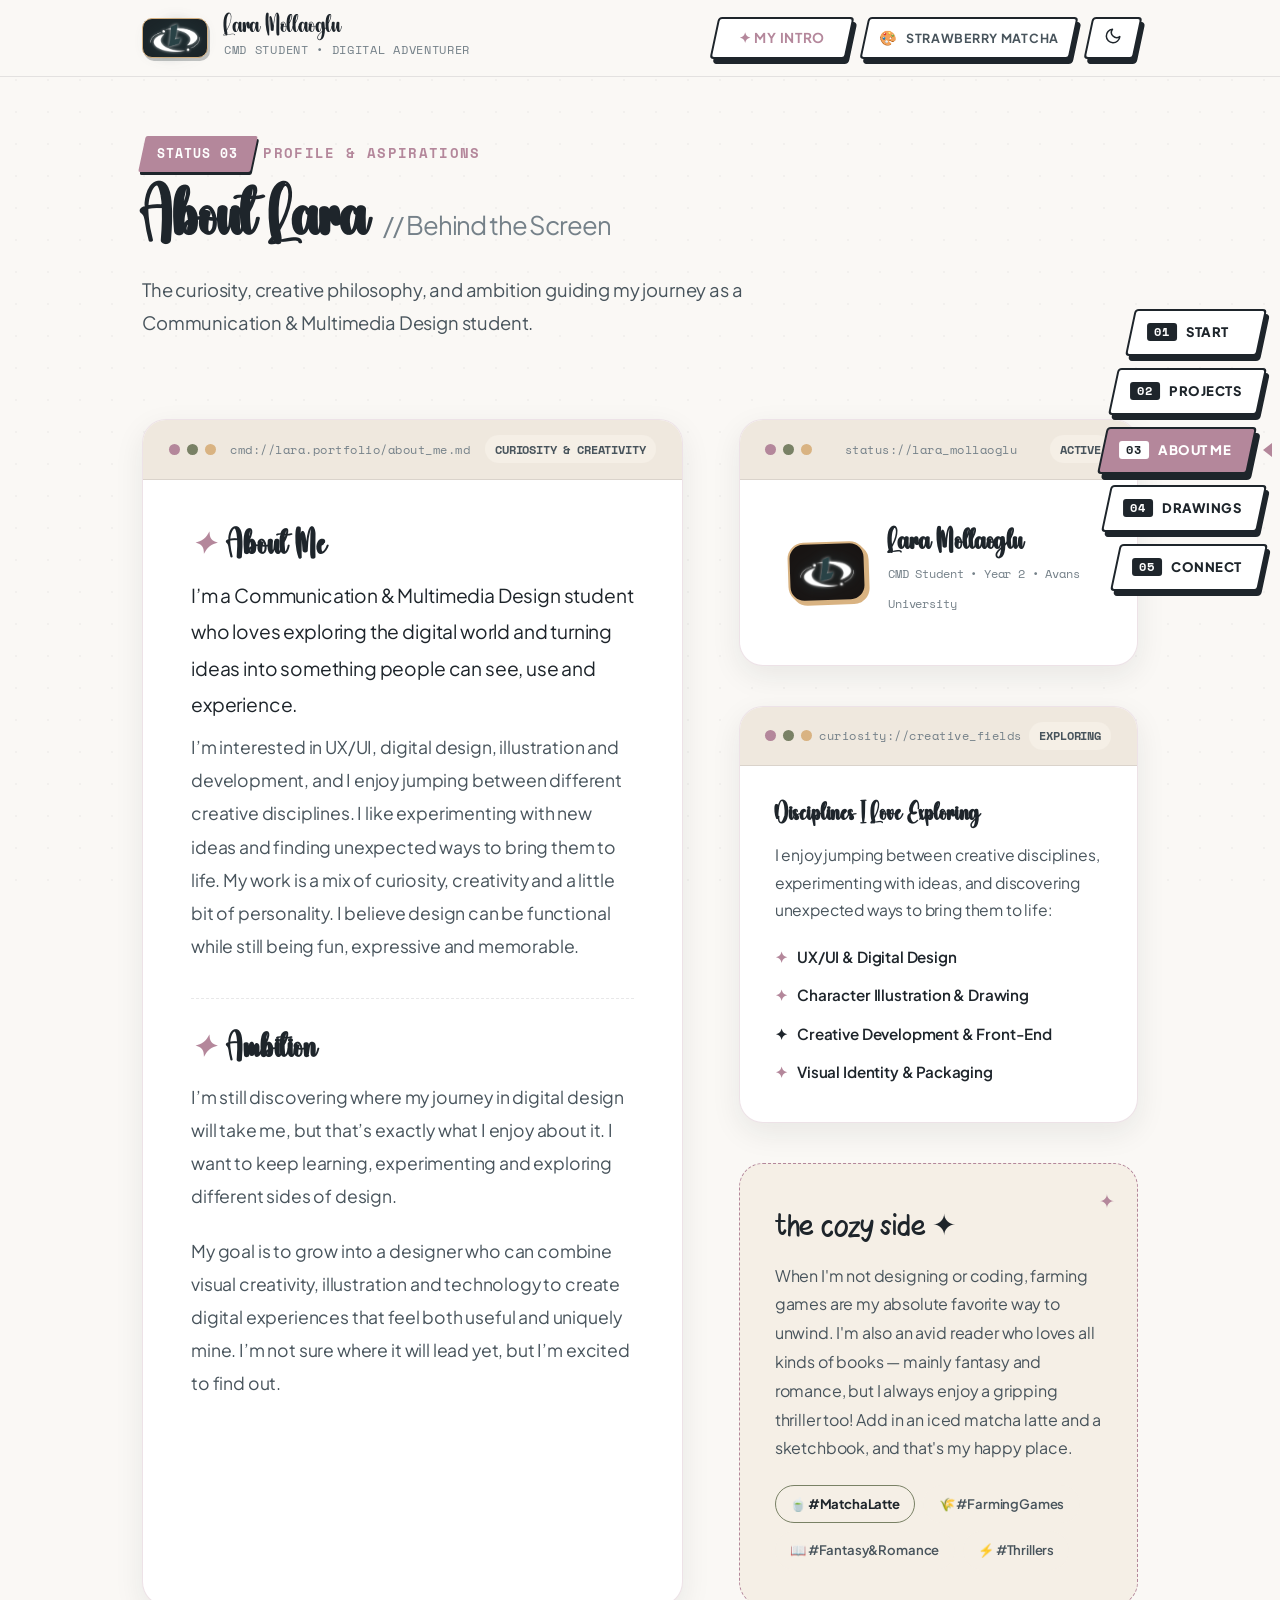
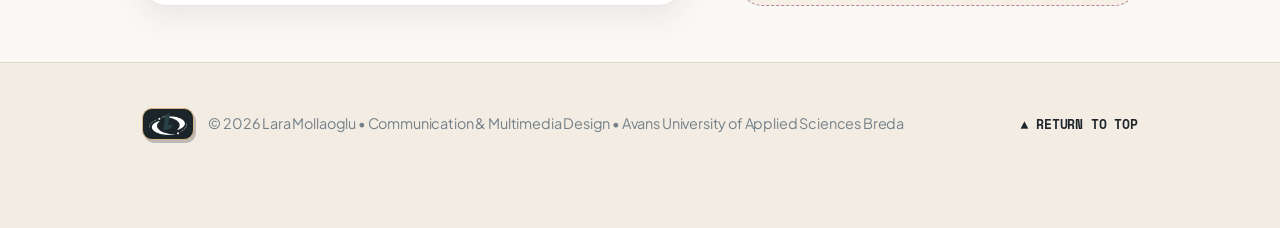
<file: about.html>
<!DOCTYPE html>
<html lang="en" data-theme="light">
<head>
  <meta charset="UTF-8">
  <meta name="viewport" content="width=device-width, initial-scale=1.0, viewport-fit=cover">
  <title>About Lara Mollaoglu — CMD Designer & Illustrator</title>
  <meta name="description" content="About Lara Mollaoglu — Communication & Multimedia Design student, illustrator, and digital adventurer.">
  <link rel="icon" type="image/png" href="images/logo.png">

  <link rel="preconnect" href="https://fonts.googleapis.com">
  <link rel="preconnect" href="https://fonts.gstatic.com" crossorigin>
  <link href="https://fonts.googleapis.com/css2?family=Plus+Jakarta+Sans:wght@300;400;500;600;700;800&family=Space+Mono:ital,wght@0,400;0,700;1,400&display=swap" rel="stylesheet">

  <link rel="stylesheet" href="css/style.css">
  <link rel="stylesheet" href="css/animations.css">
</head>
<body>

  <div class="bg-atmosphere" aria-hidden="true"></div>

  <!-- Header -->
  <header class="site-header">
    <div class="container header-container">
      <a href="index.html" class="brand-link" aria-label="Lara Mollaoglu Home">
        <!-- Dark plum backing so white in logo is clearly visible -->
        <div class="brand-logo-frame">
          <img src="images/logo.png" alt="Lara Mollaoglu Logo" class="brand-logo-img">
        </div>
        <div class="brand-text-wrap">
          <span class="brand-name">Lara Mollaoglu</span>
          <span class="brand-sub">CMD Student • Digital Adventurer</span>
        </div>
      </a>

      <div class="header-controls">
        <button class="ctrl-btn" id="replayIntroBtn" title="Play reading cafe bookmark menu">
          <span style="font-size: 0.85rem; font-weight: 700; color: var(--accent-btn);">✦ My Intro</span>
        </button>

        <!-- Palette Switcher -->
        <button class="ctrl-btn" id="paletteToggleBtn" title="Switch between 3 curated cafe palettes">
          <span id="paletteLabel">Strawberry Matcha</span>
        </button>

        <button class="ctrl-btn ctrl-btn-icon" id="themeToggleBtn" aria-label="Toggle theme">
          <span id="themeIcon">
            <svg width="18" height="18" viewBox="0 0 24 24" fill="none" stroke="currentColor" stroke-width="2" stroke-linecap="round" stroke-linejoin="round">
              <path d="M21 12.79A9 9 0 1 1 11.21 3 7 7 0 0 0 21 12.79z"></path>
            </svg>
          </span>
        </button>
      </div>
    </div>
  </header>

  <!-- Right-Side Navigation Dock -->
  <nav class="p5-nav-dock" aria-label="Portfolio Command Navigation">
    <a href="index.html" class="p5-nav-item" title="Home Page">
      <div class="p5-nav-btn">
        <div class="p5-nav-btn-inner">
          <span class="p5-nav-num">01</span>
          <span class="p5-nav-label">START</span>
        </div>
      </div>
    </a>

    <a href="projects.html" class="p5-nav-item" title="Projects & Case Studies">
      <div class="p5-nav-btn">
        <div class="p5-nav-btn-inner">
          <span class="p5-nav-num">02</span>
          <span class="p5-nav-label">PROJECTS</span>
        </div>
      </div>
    </a>

    <a href="about.html" class="p5-nav-item active" title="About Lara & Ambitions">
      <div class="p5-nav-btn">
        <div class="p5-nav-btn-inner">
          <span class="p5-nav-num">03</span>
          <span class="p5-nav-label">ABOUT ME</span>
        </div>
      </div>
    </a>

    <a href="illustrations.html" class="p5-nav-item" title="Illustrations & Drawings">
      <div class="p5-nav-btn">
        <div class="p5-nav-btn-inner">
          <span class="p5-nav-num">04</span>
          <span class="p5-nav-label">DRAWINGS</span>
        </div>
      </div>
    </a>

    <a href="contact.html" class="p5-nav-item" title="Contact & Calling Card">
      <div class="p5-nav-btn">
        <div class="p5-nav-btn-inner">
          <span class="p5-nav-num">05</span>
          <span class="p5-nav-label">CONNECT</span>
        </div>
      </div>
    </a>
  </nav>

  <main class="page-header-spacing">
    <div class="container">
      
      <!-- Page Title Header -->
      <div class="section-header-block">
        <div class="section-category">
          <span class="p5-tag p5-tag-rose"><span>STATUS 03</span></span>
          <span>Profile & Aspirations</span>
        </div>
        <h1 class="section-title">
          About Lara <span style="font-size: 1.6rem; color: var(--text-muted); font-family: var(--font-sans); font-weight: 400;">// Behind the Screen</span>
        </h1>
        <p class="section-title-sub">
          The curiosity, creative philosophy, and ambition guiding my journey as a Communication & Multimedia Design student.
        </p>
      </div>

      <div class="about-grid">
        
        <!-- Left: Narrative App Window with Lara's Exact Text -->
        <div class="app-window story-window">
          <div class="window-titlebar">
            <div class="window-dots">
              <span class="window-dot dot-1"></span>
              <span class="window-dot dot-2"></span>
              <span class="window-dot dot-3"></span>
            </div>
            <span class="window-title">cmd://lara.portfolio/about_me.md</span>
            <span class="window-badge">CURIOSITY & CREATIVITY</span>
          </div>

          <div class="window-content story-card-body">
            <div>
              <h2 class="story-heading">
                <i>✦</i> About Me
              </h2>
              <p class="lead-paragraph">
                I’m a Communication & Multimedia Design student who loves exploring the digital world and turning ideas into something people can see, use and experience.
              </p>
              <p class="body-paragraph">
                I’m interested in UX/UI, digital design, illustration and development, and I enjoy jumping between different creative disciplines. I like experimenting with new ideas and finding unexpected ways to bring them to life. My work is a mix of curiosity, creativity and a little bit of personality. I believe design can be functional while still being fun, expressive and memorable.
              </p>
            </div>

            <div style="border-top: 1px dashed var(--border-subtle); padding-top: 2rem;">
              <h2 class="story-heading">
                <i>✦</i> Ambition
              </h2>
              <p class="body-paragraph">
                I’m still discovering where my journey in digital design will take me, but that’s exactly what I enjoy about it. I want to keep learning, experimenting and exploring different sides of design.
              </p>
              <p class="body-paragraph" style="margin-top: 1.2rem;">
                My goal is to grow into a designer who can combine visual creativity, illustration and technology to create digital experiences that feel both useful and uniquely mine. I’m not sure where it will lead yet, but I’m excited to find out.
              </p>
            </div>
          </div>
        </div>

        <!-- Right: Profile Card and Cozy Reading & Gaming Corner (SKILLS REMOVED AS REQUESTED) -->
        <div class="side-profile-column">
          
          <div class="app-window profile-summary-window">
            <div class="window-titlebar">
              <div class="window-dots">
                <span class="window-dot dot-1"></span>
                <span class="window-dot dot-2"></span>
                <span class="window-dot dot-3"></span>
              </div>
              <span class="window-title">status://lara_mollaoglu</span>
              <span class="window-badge">ACTIVE</span>
            </div>

            <div class="window-content">
              <div class="profile-card-header" style="margin-bottom: 0;">
                <div class="profile-avatar-box">
                  <img src="images/logo.png" alt="Lara logo">
                </div>
                <div>
                  <h3 class="profile-name-title">Lara Mollaoglu</h3>
                  <span class="profile-sub-title font-mono">CMD Student • Year 2 • Avans University</span>
                </div>
              </div>
            </div>
          </div>

          <!-- Creative Disciplines of Interest Note -->
          <div class="app-window" style="padding: 0;">
            <div class="window-titlebar">
              <div class="window-dots">
                <span class="window-dot dot-1"></span>
                <span class="window-dot dot-2"></span>
                <span class="window-dot dot-3"></span>
              </div>
              <span class="window-title">curiosity://creative_fields</span>
              <span class="window-badge">EXPLORING</span>
            </div>
            <div class="disciplines-card-body">
              <h3 style="font-family: var(--font-serif); font-size: 1.35rem; margin-bottom: 0.8rem; color: var(--text-primary);">
                Disciplines I Love Exploring
              </h3>
              <p style="font-size: 0.98rem; line-height: 1.75; color: var(--text-secondary); margin-bottom: 1.2rem;">
                I enjoy jumping between creative disciplines, experimenting with ideas, and discovering unexpected ways to bring them to life:
              </p>
              <div style="display: flex; flex-direction: column; gap: 0.65rem;">
                <div style="display: flex; align-items: center; gap: 0.6rem; font-size: 0.95rem; font-weight: 600;">
                  <span style="color: var(--c-primary);">✦</span> UX/UI & Digital Design
                </div>
                <div style="display: flex; align-items: center; gap: 0.6rem; font-size: 0.95rem; font-weight: 600;">
                  <span style="color: var(--c-rose);">✦</span> Character Illustration & Drawing
                </div>
                <div style="display: flex; align-items: center; gap: 0.6rem; font-size: 0.95rem; font-weight: 600;">
                  <span style="color: var(--c-sage);">✦</span> Creative Development & Front-End
                </div>
                <div style="display: flex; align-items: center; gap: 0.6rem; font-size: 0.95rem; font-weight: 600;">
                  <span style="color: var(--c-primary);">✦</span> Visual Identity & Packaging
                </div>
              </div>
            </div>
          </div>

          <!-- Cozy Reading & Gaming Corner Note (Updated with Farming Games & Book Genres) -->
          <div class="cozy-note-card">
            <div class="cozy-note-title">the cozy side ✦</div>
            <p class="cozy-note-text">
              When I'm not designing or coding, farming games are my absolute favorite way to unwind. I'm also an avid reader who loves all kinds of books — mainly fantasy and romance, but I always enjoy a gripping thriller too! Add in an iced matcha latte and a sketchbook, and that's my happy place.
            </p>
            <div style="margin-top: 1rem; display: flex; gap: 0.5rem; flex-wrap: wrap;">
              <span class="tag-pill" style="border-color: var(--c-matcha); color: var(--c-espresso); background: var(--c-matcha-soft); font-weight: 700;">🍵 #MatchaLatte</span>
              <span class="tag-pill">🌾 #FarmingGames</span>
              <span class="tag-pill">📖 #Fantasy&Romance</span>
              <span class="tag-pill">⚡ #Thrillers</span>
            </div>
          </div>

        </div>

      </div>

    </div>
  </main>

  <footer class="site-footer">
    <div class="container footer-content-row">
      <div style="display: flex; align-items: center; gap: 0.9rem;">
        <div class="brand-logo-frame" style="width: 52px; height: 32px; padding: 2px 4px;">
          <img src="images/logo.png" alt="Lara logo" style="height: 22px; width: auto;">
        </div>
        <span class="footer-copy">
          &copy; 2026 Lara Mollaoglu • Communication & Multimedia Design • Avans University of Applied Sciences Breda
        </span>
      </div>

      <a href="#" class="footer-back-top">
        <span>▲ Return to Top</span>
      </a>
    </div>
  </footer>

  <script src="js/main.js"></script>
</body>
</html>
</file>
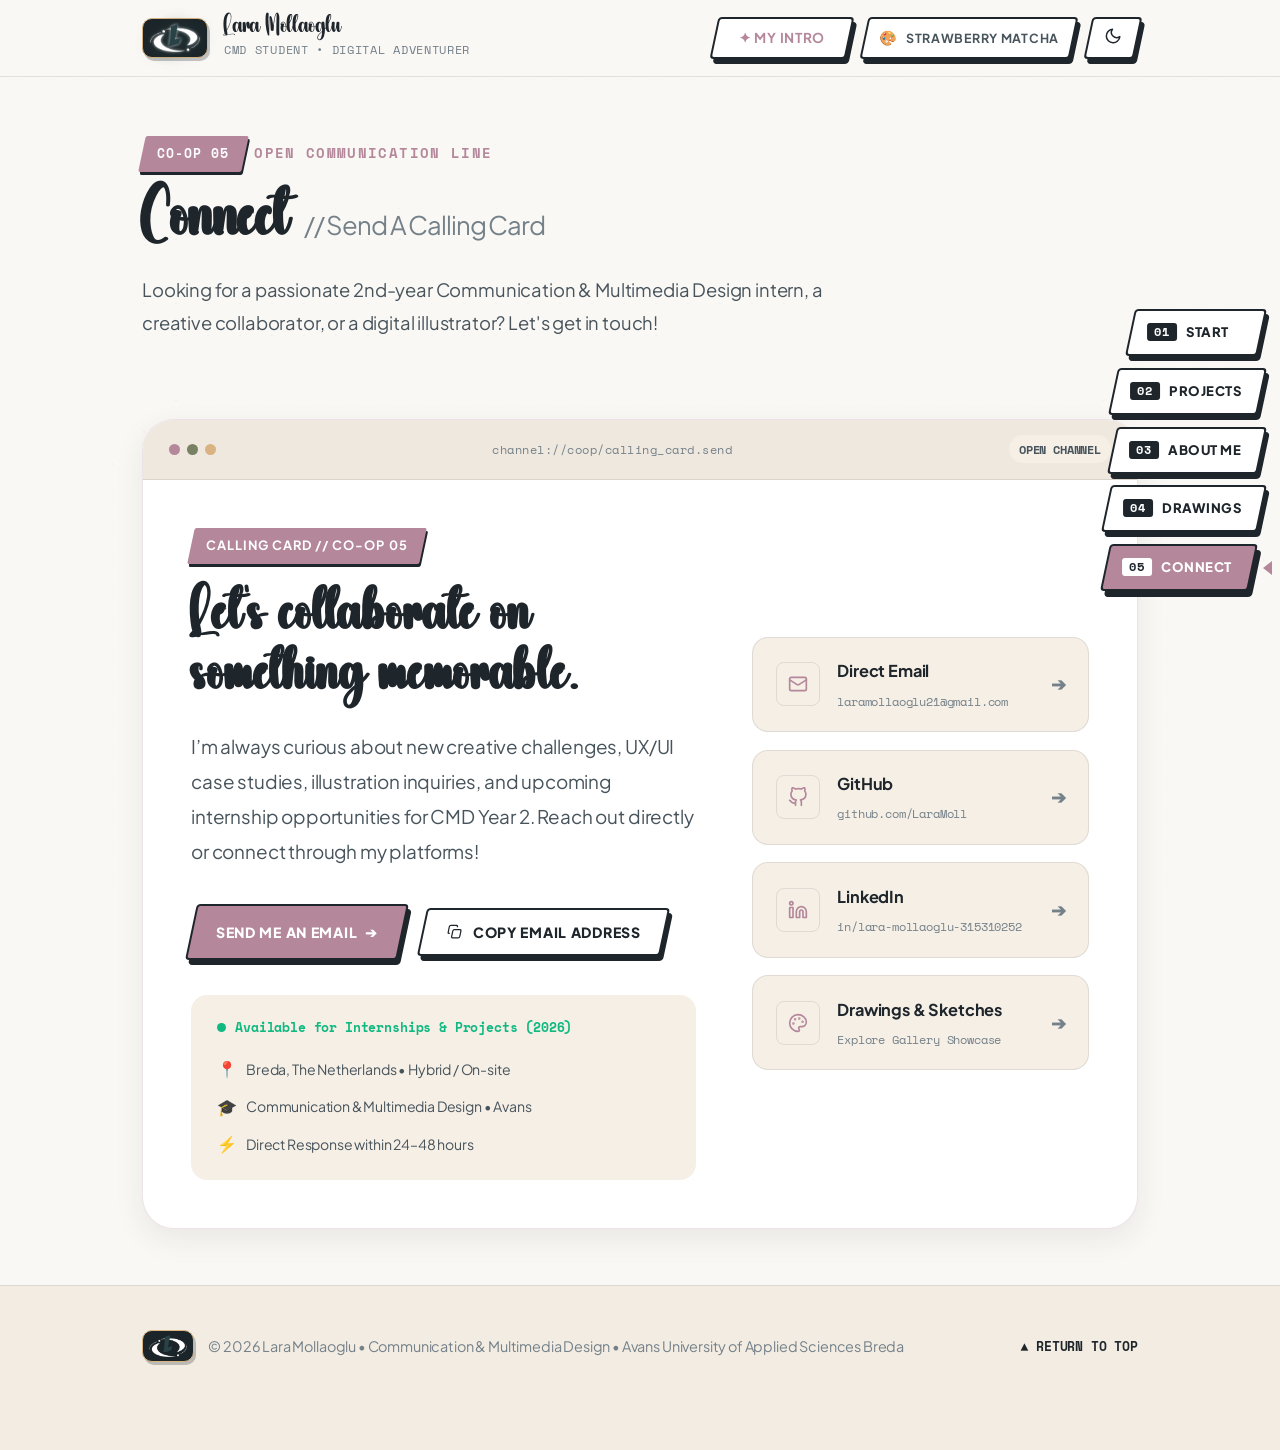
<file: contact.html>
<!DOCTYPE html>
<html lang="en" data-theme="light">
<head>
  <meta charset="UTF-8">
  <meta name="viewport" content="width=device-width, initial-scale=1.0, viewport-fit=cover">
  <title>Connect & Calling Card — Lara Mollaoglu Portfolio</title>
  <meta name="description" content="Connect with Lara Mollaoglu — Communication & Multimedia Design student open for internships, design projects, and collaborations.">
  <link rel="icon" type="image/png" href="images/logo.png">

  <link rel="preconnect" href="https://fonts.googleapis.com">
  <link rel="preconnect" href="https://fonts.gstatic.com" crossorigin>
  <link href="https://fonts.googleapis.com/css2?family=Plus+Jakarta+Sans:wght@300;400;500;600;700;800&family=Space+Mono:ital,wght@0,400;0,700;1,400&display=swap" rel="stylesheet">

  <link rel="stylesheet" href="css/style.css">
  <link rel="stylesheet" href="css/animations.css">
</head>
<body>

  <div class="bg-atmosphere" aria-hidden="true"></div>

  <!-- Header -->
  <header class="site-header">
    <div class="container header-container">
      <a href="index.html" class="brand-link" aria-label="Lara Mollaoglu Home">
        <div class="brand-logo-frame">
          <img src="images/logo.png" alt="Lara Mollaoglu Logo" class="brand-logo-img">
        </div>
        <div class="brand-text-wrap">
          <span class="brand-name">Lara Mollaoglu</span>
          <span class="brand-sub">CMD Student • Digital Adventurer</span>
        </div>
      </a>

      <div class="header-controls">
        <button class="ctrl-btn" id="replayIntroBtn" title="Play reading cafe bookmark menu">
          <span style="font-size: 0.85rem; font-weight: 700; color: var(--accent-btn);">✦ My Intro</span>
        </button>

        <!-- Palette Switcher -->
        <button class="ctrl-btn" id="paletteToggleBtn" title="Switch between 3 curated cafe palettes">
          <span id="paletteLabel">Strawberry Matcha</span>
        </button>

        <button class="ctrl-btn ctrl-btn-icon" id="themeToggleBtn" aria-label="Toggle theme">
          <span id="themeIcon">
            <svg width="18" height="18" viewBox="0 0 24 24" fill="none" stroke="currentColor" stroke-width="2" stroke-linecap="round" stroke-linejoin="round">
              <path d="M21 12.79A9 9 0 1 1 11.21 3 7 7 0 0 0 21 12.79z"></path>
            </svg>
          </span>
        </button>
      </div>
    </div>
  </header>

  <!-- Right-Side Navigation Dock -->
  <nav class="p5-nav-dock" aria-label="Portfolio Command Navigation">
    <a href="index.html" class="p5-nav-item" title="Home Page">
      <div class="p5-nav-btn">
        <div class="p5-nav-btn-inner">
          <span class="p5-nav-num">01</span>
          <span class="p5-nav-label">START</span>
        </div>
      </div>
    </a>

    <a href="projects.html" class="p5-nav-item" title="Projects & Case Studies">
      <div class="p5-nav-btn">
        <div class="p5-nav-btn-inner">
          <span class="p5-nav-num">02</span>
          <span class="p5-nav-label">PROJECTS</span>
        </div>
      </div>
    </a>

    <a href="about.html" class="p5-nav-item" title="About Lara & Ambitions">
      <div class="p5-nav-btn">
        <div class="p5-nav-btn-inner">
          <span class="p5-nav-num">03</span>
          <span class="p5-nav-label">ABOUT ME</span>
        </div>
      </div>
    </a>

    <a href="illustrations.html" class="p5-nav-item" title="Illustrations & Drawings">
      <div class="p5-nav-btn">
        <div class="p5-nav-btn-inner">
          <span class="p5-nav-num">04</span>
          <span class="p5-nav-label">DRAWINGS</span>
        </div>
      </div>
    </a>

    <a href="contact.html" class="p5-nav-item active" title="Contact & Calling Card">
      <div class="p5-nav-btn">
        <div class="p5-nav-btn-inner">
          <span class="p5-nav-num">05</span>
          <span class="p5-nav-label">CONNECT</span>
        </div>
      </div>
    </a>
  </nav>

  <main class="page-header-spacing">
    <div class="container">
      
      <!-- Page Title Header -->
      <div class="section-header-block">
        <div class="section-category">
          <span class="p5-tag p5-tag-rose"><span>CO-OP 05</span></span>
          <span>Open Communication Line</span>
        </div>
        <h1 class="section-title">
          Connect <span style="font-size: 1.6rem; color: var(--text-muted); font-family: var(--font-sans); font-weight: 400;">// Send A Calling Card</span>
        </h1>
        <p class="section-title-sub">
          Looking for a passionate 2nd-year Communication & Multimedia Design intern, a creative collaborator, or a digital illustrator? Let's get in touch!
        </p>
      </div>

      <div class="app-window contact-card-window">
        <div class="window-titlebar">
          <div class="window-dots">
            <span class="window-dot dot-1"></span>
            <span class="window-dot dot-2"></span>
            <span class="window-dot dot-3"></span>
          </div>
          <span class="window-title">channel://coop/calling_card.send</span>
          <span class="window-badge">OPEN CHANNEL</span>
        </div>

        <div class="window-content">
          <div class="contact-banner-grid">
            
            <!-- Left: Personal Pitch, Actions & Status -->
            <div class="contact-info-col">
              <div class="p5-tag p5-tag-rose" style="margin-bottom: 1.4rem;">
                <span>CALLING CARD // CO-OP 05</span>
              </div>
              <h2 class="contact-title">
                Let’s collaborate on something memorable.
              </h2>
              <p class="contact-desc">
                I’m always curious about new creative challenges, UX/UI case studies, illustration inquiries, and upcoming internship opportunities for CMD Year 2. Reach out directly or connect through my platforms!
              </p>

              <!-- Action Row: Direct Email + Interactive Copy Email Button -->
              <div class="contact-actions-row">
                <a href="mailto:laramollaoglu21@gmail.com" class="btn-p5" title="Send email to laramollaoglu21@gmail.com">
                  <span>Send Me An Email &nbsp;➔</span>
                </a>
                <button type="button" class="btn-secondary" id="copyEmailBtn" title="Click to copy email address" aria-label="Copy email address to clipboard" style="cursor: pointer;">
                  <svg width="15" height="15" viewBox="0 0 24 24" fill="none" stroke="currentColor" stroke-width="2"><rect x="9" y="9" width="13" height="13" rx="2" ry="2"></rect><path d="M5 15H4a2 2 0 0 1-2-2V4a2 2 0 0 1 2-2h9a2 2 0 0 1 2 2v1"></path></svg>
                  <span id="copyEmailText">Copy Email Address</span>
                </button>
              </div>

              <!-- Live Status & Availability Widget -->
              <div class="contact-status-card">
                <div class="contact-status-badge">
                  <span class="status-pulse-dot"></span>
                  <span>Available for Internships & Projects (2026)</span>
                </div>
                <div class="contact-status-details">
                  <div class="status-detail-item">
                    <span class="status-detail-icon">📍</span>
                    <span>Breda, The Netherlands • Hybrid / On-site</span>
                  </div>
                  <div class="status-detail-item">
                    <span class="status-detail-icon">🎓</span>
                    <span>Communication & Multimedia Design • Avans</span>
                  </div>
                  <div class="status-detail-item">
                    <span class="status-detail-icon">⚡</span>
                    <span>Direct Response within 24–48 hours</span>
                  </div>
                </div>
              </div>
            </div>

            <!-- Right: Interactive Channel Cards with Icons -->
            <div class="contact-links-stack">
              <!-- 1. Email -->
              <a href="mailto:laramollaoglu21@gmail.com" class="contact-link-card" title="Email Lara directly">
                <div class="contact-link-left">
                  <div class="contact-link-icon-wrap">
                    <svg width="20" height="20" viewBox="0 0 24 24" fill="none" stroke="currentColor" stroke-width="2" stroke-linecap="round" stroke-linejoin="round">
                      <rect x="2" y="4" width="20" height="16" rx="2"></rect>
                      <path d="m22 7-8.97 5.7a1.94 1.94 0 0 1-2.06 0L2 7"></path>
                    </svg>
                  </div>
                  <div class="contact-link-text-block">
                    <span class="contact-link-name">Direct Email</span>
                    <span class="link-platform">laramollaoglu21@gmail.com</span>
                  </div>
                </div>
                <div class="contact-link-arrow">➔</div>
              </a>

              <!-- 2. GitHub -->
              <a href="https://github.com/LaraMoll" target="_blank" rel="noopener noreferrer" class="contact-link-card" title="Visit Lara's GitHub Profile">
                <div class="contact-link-left">
                  <div class="contact-link-icon-wrap">
                    <svg width="20" height="20" viewBox="0 0 24 24" fill="none" stroke="currentColor" stroke-width="2" stroke-linecap="round" stroke-linejoin="round">
                      <path d="M9 19c-5 1.5-5-2.5-7-3m14 6v-3.87a3.37 3.37 0 0 0-.94-2.61c3.14-.35 6.44-1.54 6.44-7A5.44 5.44 0 0 0 20 4.77 5.07 5.07 0 0 0 19.91 1S18.73.65 16 2.48a13.38 13.38 0 0 0-7 0C6.27.65 5.09 1 5.09 1A5.07 5.07 0 0 0 5 4.77a5.44 5.44 0 0 0-1.5 3.78c0 5.42 3.3 6.61 6.44 7A3.37 3.37 0 0 0 9 18.13V22"></path>
                    </svg>
                  </div>
                  <div class="contact-link-text-block">
                    <span class="contact-link-name">GitHub</span>
                    <span class="link-platform">github.com/LaraMoll</span>
                  </div>
                </div>
                <div class="contact-link-arrow">➔</div>
              </a>

              <!-- 3. LinkedIn -->
              <a href="https://www.linkedin.com/in/lara-mollaoglu-315310252" target="_blank" rel="noopener noreferrer" class="contact-link-card" title="Connect on LinkedIn">
                <div class="contact-link-left">
                  <div class="contact-link-icon-wrap">
                    <svg width="20" height="20" viewBox="0 0 24 24" fill="none" stroke="currentColor" stroke-width="2" stroke-linecap="round" stroke-linejoin="round">
                      <path d="M16 8a6 6 0 0 1 6 6v7h-4v-7a2 2 0 0 0-2-2 2 2 0 0 0-2 2v7h-4v-7a6 6 0 0 1 6-6z"></path>
                      <rect x="2" y="9" width="4" height="12"></rect>
                      <circle cx="4" cy="4" r="2"></circle>
                    </svg>
                  </div>
                  <div class="contact-link-text-block">
                    <span class="contact-link-name">LinkedIn</span>
                    <span class="link-platform">in/lara-mollaoglu-315310252</span>
                  </div>
                </div>
                <div class="contact-link-arrow">➔</div>
              </a>

              <!-- 4. Drawings & Art Portfolio -->
              <a href="illustrations.html" class="contact-link-card" title="Explore Lara's Drawing Gallery">
                <div class="contact-link-left">
                  <div class="contact-link-icon-wrap">
                    <svg width="20" height="20" viewBox="0 0 24 24" fill="none" stroke="currentColor" stroke-width="2" stroke-linecap="round" stroke-linejoin="round">
                      <circle cx="13.5" cy="6.5" r=".5" fill="currentColor"></circle>
                      <circle cx="17.5" cy="10.5" r=".5" fill="currentColor"></circle>
                      <circle cx="8.5" cy="7.5" r=".5" fill="currentColor"></circle>
                      <circle cx="6.5" cy="12.5" r=".5" fill="currentColor"></circle>
                      <path d="M12 2C6.5 2 2 6.5 2 12s4.5 10 10 10c.926 0 1.648-.746 1.648-1.688 0-.437-.18-.835-.437-1.125-.29-.289-.438-.652-.438-1.125a1.64 1.64 0 0 1 1.668-1.668h1.996c3.051 0 5.555-2.503 5.555-5.554C21.965 6.012 17.461 2 12 2z"></path>
                    </svg>
                  </div>
                  <div class="contact-link-text-block">
                    <span class="contact-link-name">Drawings & Sketches</span>
                    <span class="link-platform">Explore Gallery Showcase</span>
                  </div>
                </div>
                <div class="contact-link-arrow">➔</div>
              </a>
            </div>

          </div>
        </div>
      </div>

    </div>
  </main>

  <footer class="site-footer">
    <div class="container footer-content-row">
      <div style="display: flex; align-items: center; gap: 0.9rem;">
        <div class="brand-logo-frame" style="width: 52px; height: 32px; padding: 2px 4px;">
          <img src="images/logo.png" alt="Lara logo" style="height: 22px; width: auto;">
        </div>
        <span class="footer-copy">
          &copy; 2026 Lara Mollaoglu • Communication & Multimedia Design • Avans University of Applied Sciences Breda
        </span>
      </div>

      <a href="#" class="footer-back-top">
        <span>▲ Return to Top</span>
      </a>
    </div>
  </footer>

  <script src="js/main.js"></script>
</body>
</html>
</file>
<file: css/style.css>
/* ==========================================================================
   LARA MOLLAOGLU — PORTFOLIO DESIGN SYSTEM
   Cozy Restaurant & Bookish Cafe Palette:
   - #294246 (Freinacht Slate-Teal - exact color of logo 'L')
   - #0D2225 (Midnight Dark Forest Slate)
   - #221E1C (Espresso Dark Roast - rich bookish text & borders)
   - #452F29 (English Walnut - warm chocolate-coffee accents)
   - #655150 (Robeson Rose - warm vintage cafe mauve)
   - #9F9F9D (Smog - soft warm stone gray)
   - #CDB58E (Warm Caramel Latte / Bookish Parchment Gold)
   - #603A2A (Roasted Cacao)
   - #8E887F (Book Cloth Taupe)
   - #2A1B15 (Dark Roasted Coffee Bean)
   - #111B2F (Midnight Ink Navy)
   - #8E9B78 (Matcha Latte Green)
   ========================================================================== */

/* @font-face declarations */
@font-face {
  font-family: 'BookSignature';
  src: url('../fonts/BookSignature-aY3Yx.otf') format('opentype');
  font-weight: normal;
  font-style: normal;
  font-display: swap;
}

@font-face {
  font-family: 'CuteNotebook';
  src: url('../fonts/CuteNotebookPERSONALUSE-7bc0.woff2') format('woff2'),
       url('../fonts/CuteNotebookPersonalUse-7OAEV.ttf') format('truetype');
  font-weight: normal;
  font-style: normal;
  font-display: swap;
}

/* ==========================================================================
   COLOR SYSTEM — USER-REQUESTED PALETTES:
   PALETTE 1: #3D2B1F (Bistre) - #8E9680 (Matcha Sage) - #A37C76 (Dusty Rose) - #D9B382 (Caramel) - #E6D8C1 (Oat Milk)
   PALETTE 2: #8C6046 (Cinnamon) - #F1E4CC (Vanilla) - #96584E (Terracotta) - #798165 (Matcha Olive) - #2C2725 (Espresso)
   ========================================================================== */
:root {
  /* Cute Cafe & Matcha Palette Tokens (Zero Brownish Mud) */
  --c-teal:        #294246;  /* Slate-Teal (from Logo 'L') */
  --c-midnight:    #0D2225;  /* Deep Pine / Midnight */
  --c-slate-ink:   #1E252B;  /* Deep Slate Ink (High Readability Text, 13.8:1 Contrast) */
  --c-rose:        #B4879B;  /* Cute Dusty Rose / Strawberry Milk */
  --c-caramel:     #D9B382;  /* Warm Caramel Honey / Butterscotch */
  --c-matcha:      #798165;  /* Matcha Latte Green */
  --c-matcha-sage: #8E9680;  /* Soft Matcha Sage */
  --c-cream-paper: #FAF8F5;  /* Cozy Warm Cafe Paper (Eye-Cozy, Not Dark) */
  --c-cream-soft:  #F4EFE6;  /* Soft Warm Milk Foam */
  --c-smog:        #9F9F9D;  /* Clean Light Gray */

  /* Active Aliases */
  --c-primary:     var(--c-rose);
  --c-accent:      var(--c-caramel);
  --c-secondary:   var(--c-slate-ink);
  --c-walnut:      var(--c-slate-ink);

  /* Typography */
  --font-serif: 'BookSignature', 'Playfair Display', Georgia, serif;
  --font-hand: 'CuteNotebook', 'Patrick Hand', cursive, sans-serif;
  --font-sans: 'Plus Jakarta Sans', -apple-system, BlinkMacSystemFont, 'Segoe UI', Roboto, Helvetica, Arial, sans-serif;
  --font-mono: 'Space Mono', SFMono-Regular, Menlo, Monaco, Consolas, monospace;

  /* Spacing Scale */
  --space-xs: 0.4rem;
  --space-sm: 0.85rem;
  --space-md: 1.6rem;
  --space-lg: 3rem;
  --space-xl: 5rem;
  --space-2xl: 7.5rem;

  /* Radii */
  --radius-sm: 8px;
  --radius-md: 16px;
  --radius-lg: 24px;
  --radius-xl: 32px;
  --radius-pill: 9999px;

  /* Transitions */
  --ease-p5: cubic-bezier(0.19, 1, 0.22, 1);
  --ease-smooth: cubic-bezier(0.4, 0, 0.2, 1);
  --trans-fast: 0.2s var(--ease-smooth);
  --trans-base: 0.35s var(--ease-smooth);
  --trans-p5: 0.45s var(--ease-p5);
}

/* ==========================================================================
   DEFAULT LIGHT THEME: CUTE COZY CAFE (NON-BROWN, EYE-COZY & ULTRA-READABLE)
   ========================================================================== */
[data-theme="light"],
[data-theme="light"][data-palette="palette1"] {
  --bg-canvas: #FAF8F5;          /* Warm, Soft Cafe Paper (Eye-Cozy, Not Dark) */
  --bg-canvas-subtle: #F2ECE2;   /* Soft warm milk foam surface */
  --bg-card: #FFFFFF;            /* Pure Crisp White Paper Card */
  --bg-card-subtle: #F5EFE6;     /* Creamy Latte Surface */
  --bg-window-bar: #EFE8DE;      /* Cute Cafe Menu Bar */
  --bg-tag: #EFE8DE;
  --bg-tag-hover: #E3D9CC;

  --text-primary: #1E252B;       /* Deep Slate-Ink (13.8:1 Contrast, Zero Brown Mud!) */
  --text-secondary: #48545C;     /* Readable Slate Neutral */
  --text-muted: #758189;         /* Soft Clean Slate */
  --text-contrast: #FFFFFF;

  --accent-btn: #B4879B;         /* Cute Dusty Rose Button */
  --accent-btn-hover: #1E252B;
  --accent-caramel: #D9B382;     /* Warm Honey Caramel */
  --accent-rose: #B4879B;        /* Dusty Rose / Strawberry Cream */
  --accent-teal: #294246;        /* Slate Teal (from logo) */
  --accent-matcha: #798165;      /* Matcha Latte Green */
  --accent-matcha-soft: #E5EBDD;

  --border-subtle: rgba(30, 37, 43, 0.10);
  --border-card: rgba(180, 135, 155, 0.24);
  --border-strong: #1E252B;

  --nav-bg: rgba(250, 248, 245, 0.94);
  --nav-text: #1E252B;
  --nav-active-bg: #B4879B;
  --nav-active-text: #FFFFFF;

  --shadow-sm: 0 4px 14px rgba(30, 37, 43, 0.05);
  --shadow-md: 0 10px 30px rgba(30, 37, 43, 0.08);
  --shadow-lg: 0 20px 48px rgba(30, 37, 43, 0.12);
  --shadow-p5: 4px 5px 0px #1E252B;

  --window-dot-1: #B4879B;       /* Rose */
  --window-dot-2: #798165;       /* Matcha */
  --window-dot-3: #D9B382;       /* Caramel */
}

/* ==========================================================================
   PALETTE 2: LAVENDER BOOKSHOP & MATCHA CORNER
   Theme: Cozy antique bookshop paper, deep berry slate ink, lilac & matcha
   - 70% Background: #F7F3EE (Antique Book Paper)
   - 15% Cards / Surface: #FFFFFF (White Card) & #E9E3EC (Lavender Mist)
   - 10% Text: #302631 (Deep Berry Slate — 11.5:1 Contrast, Zero Mud)
   - 5% Buttons: #80658C (Plum Lilac) & #B4879B (Dusty Rose)
   - Accents: #A5AD98 (Matcha Sage) & #D9B382 (Caramel Bookmark)
   ========================================================================== */
[data-theme="light"][data-palette="palette2"] {
  --bg-canvas: #F7F3EE;          /* Antique Linen Book Paper */
  --bg-canvas-subtle: #EFE8EB;   /* Lavender tint surface */
  --bg-card: #FFFFFF;            /* Pure Crisp White Paper Card */
  --bg-card-subtle: #E9E3EC;     /* Soft Lavender Surface */
  --bg-window-bar: #E8E0EC;      /* Lavender-tinted book trim */
  --bg-tag: #E9E3EC;
  --bg-tag-hover: #DDD4E2;

  --text-primary: #302631;       /* Deep Berry-Slate (11.5:1 Contrast) */
  --text-secondary: #584B59;     /* Soft Berry Slate */
  --text-muted: #817282;         /* Muted Slate */
  --text-contrast: #FFFFFF;

  --accent-btn: #80658C;         /* Soft Plum / Lilac Button */
  --accent-btn-hover: #302631;
  --accent-caramel: #D9B382;     /* Honey Caramel */
  --accent-rose: #B4879B;        /* Dusty Rose Bookmark */
  --accent-teal: #294246;        /* Slate Teal */
  --accent-matcha: #A5AD98;      /* Matcha Sage Green */
  --accent-matcha-soft: #DFE4DA;

  --border-subtle: rgba(48, 38, 49, 0.10);
  --border-card: rgba(128, 101, 140, 0.22);
  --border-strong: #302631;

  --nav-bg: rgba(247, 243, 238, 0.94);
  --nav-text: #302631;
  --nav-active-bg: #80658C;
  --nav-active-text: #FFFFFF;

  --shadow-sm: 0 4px 14px rgba(48, 38, 49, 0.05);
  --shadow-md: 0 10px 30px rgba(48, 38, 49, 0.08);
  --shadow-lg: 0 20px 48px rgba(48, 38, 49, 0.12);
  --shadow-p5: 4px 5px 0px #302631;

  --window-dot-1: #80658C;       /* Plum */
  --window-dot-2: #A5AD98;       /* Matcha Sage */
  --window-dot-3: #B4879B;       /* Rose */
}

/* ==========================================================================
   PALETTE 3: VANILLA CREAM & ROSE LATTE
   Theme: Soft vanilla custard cream, deep slate ink, warm rose & butterscotch
   - 70% Background: #F1E4CC (Vanilla Custard Cream)
   - 15% Cards / Surface: #FFFFFF (White Card) & #E8DCBE (Vanilla Foam)
   - 10% Text: #1E252B (Deep Slate Ink — 12.2:1 Contrast, Zero Mud)
   - 5% Buttons: #A37C76 (Warm Rose Latte) & #D9B382 (Butterscotch Caramel)
   - Accents: #8E9680 (Matcha Sage) & #9F9F9D (Clean Stone Gray)
   ========================================================================== */
[data-theme="light"][data-palette="palette3"] {
  --bg-canvas: #F1E4CC;          /* Warm Vanilla Cream Foam */
  --bg-canvas-subtle: #E6D7BA;   /* Vanilla Custard Surface */
  --bg-card: #FFFFFF;            /* Pure Crisp White Paper Card */
  --bg-card-subtle: #FAF5EA;     /* Very Soft Cream */
  --bg-window-bar: #E8D9BD;      /* Soft Bakery Bar */
  --bg-tag: #E8D9BD;
  --bg-tag-hover: #DBC8A6;

  --text-primary: #1E252B;       /* Deep Slate Ink (12.2:1 Contrast) */
  --text-secondary: #42525A;     /* Soft Deep Slate */
  --text-muted: #728188;         /* Clean Slate Muted */
  --text-contrast: #FFFFFF;

  --accent-btn: #A37C76;         /* Warm Rose Latte Button */
  --accent-btn-hover: #1E252B;
  --accent-caramel: #D9B382;     /* Butterscotch Caramel */
  --accent-rose: #A37C76;        /* Warm Dusty Rose */
  --accent-teal: #294246;        /* Slate Teal */
  --accent-matcha: #8E9680;      /* Matcha Sage */
  --accent-matcha-soft: #DDE4D7;

  --border-subtle: rgba(30, 37, 43, 0.12);
  --border-card: rgba(163, 124, 118, 0.25);
  --border-strong: #1E252B;

  --nav-bg: rgba(241, 228, 204, 0.94);
  --nav-text: #1E252B;
  --nav-active-bg: #A37C76;
  --nav-active-text: #FFFFFF;

  --shadow-sm: 0 4px 14px rgba(30, 37, 43, 0.05);
  --shadow-md: 0 10px 30px rgba(30, 37, 43, 0.08);
  --shadow-lg: 0 20px 48px rgba(30, 37, 43, 0.12);
  --shadow-p5: 4px 5px 0px #1E252B;

  --window-dot-1: #A37C76;       /* Rose Latte */
  --window-dot-2: #8E9680;       /* Matcha Sage */
  --window-dot-3: #D9B382;       /* Butterscotch */
}

/* ==========================================================================
   DARK THEME: MIDNIGHT INK & STARLIGHT (CLEAN & NON-MUDDY)
   ========================================================================== */
/* ==========================================================================
   DARK THEME PALETTE 1: STRAWBERRY MATCHA (MIDNIGHT MATCHA & DUSTY ROSE NIGHT)
   ========================================================================== */
[data-theme="dark"],
[data-theme="dark"][data-palette="palette1"] {
  --bg-canvas: #0F1716;          /* Deep Midnight Matcha-Slate */
  --bg-canvas-subtle: #162220;   /* Subtle Midnight Matcha Surface */
  --bg-card: #1D2B29;            /* Deep Matcha Card */
  --bg-card-subtle: #253634;     /* Elevated Card Surface */
  --bg-window-bar: #162220;
  --bg-tag: #253634;
  --bg-tag-hover: #304542;

  --text-primary: #FAF8F5;       /* Warm Starlight Paper Text (15.8:1 Contrast) */
  --text-secondary: #C4D4D1;     /* Soft Starlight Teal */
  --text-muted: #8AA09C;         /* Muted Slate Teal */
  --text-contrast: #0F1716;

  --accent-btn: #B4879B;         /* Cute Dusty Rose Button */
  --accent-btn-hover: #D9B382;
  --accent-rose: #B4879B;        /* Rose Starlight */
  --accent-caramel: #D9B382;     /* Warm Honey Caramel */
  --accent-teal: #3D6469;
  --accent-matcha: #8E9680;      /* Matcha Sage */
  --accent-matcha-soft: #253634;

  --border-subtle: rgba(250, 248, 245, 0.12);
  --border-card: rgba(180, 135, 155, 0.35);
  --border-strong: #B4879B;

  --nav-bg: rgba(15, 23, 22, 0.94);
  --nav-text: #FAF8F5;
  --nav-active-bg: #B4879B;
  --nav-active-text: #FFFFFF;

  --shadow-sm: 0 4px 16px rgba(0, 0, 0, 0.5);
  --shadow-md: 0 12px 36px rgba(0, 0, 0, 0.65);
  --shadow-lg: 0 24px 60px rgba(0, 0, 0, 0.8);
  --shadow-p5: 4px 5px 0px #080C0B;

  --window-dot-1: #B4879B;
  --window-dot-2: #8E9680;
  --window-dot-3: #D9B382;
}

/* ==========================================================================
   DARK THEME PALETTE 2: LAVENDER BOOKSHOP (MIDNIGHT PLUM & TWILIGHT LILAC NIGHT)
   ========================================================================== */
[data-theme="dark"][data-palette="palette2"] {
  --bg-canvas: #151017;          /* Deep Twilight Plum Ink */
  --bg-canvas-subtle: #1F1822;   /* Plum Surface */
  --bg-card: #281F2C;            /* Deep Lavender Slate Card */
  --bg-card-subtle: #332838;     /* Elevated Card Surface */
  --bg-window-bar: #1F1822;
  --bg-tag: #332838;
  --bg-tag-hover: #423548;

  --text-primary: #F7F3EE;       /* Soft Linen Paper Text (14.9:1 Contrast) */
  --text-secondary: #D8CFDC;     /* Soft Twilight Lilac */
  --text-muted: #9E8FA5;         /* Muted Lilac Slate */
  --text-contrast: #151017;

  --accent-btn: #80658C;         /* Soft Plum / Lilac Button */
  --accent-btn-hover: #B4879B;
  --accent-rose: #B4879B;        /* Rose Starlight */
  --accent-caramel: #D9B382;     /* Warm Caramel Bookmark */
  --accent-teal: #3D6469;
  --accent-matcha: #A5AD98;      /* Matcha Sage */
  --accent-matcha-soft: #332838;

  --border-subtle: rgba(247, 243, 238, 0.12);
  --border-card: rgba(128, 101, 140, 0.35);
  --border-strong: #80658C;

  --nav-bg: rgba(21, 16, 23, 0.94);
  --nav-text: #F7F3EE;
  --nav-active-bg: #80658C;
  --nav-active-text: #FFFFFF;

  --shadow-sm: 0 4px 16px rgba(0, 0, 0, 0.5);
  --shadow-md: 0 12px 36px rgba(0, 0, 0, 0.65);
  --shadow-lg: 0 24px 60px rgba(0, 0, 0, 0.8);
  --shadow-p5: 4px 5px 0px #0A070B;

  --window-dot-1: #80658C;
  --window-dot-2: #A5AD98;
  --window-dot-3: #B4879B;
}

/* ==========================================================================
   DARK THEME PALETTE 3: VANILLA ROSE LATTE (DEEP CACAO & BUTTERSCOTCH NIGHT)
   ========================================================================== */
[data-theme="dark"][data-palette="palette3"] {
  --bg-canvas: #161311;          /* Deep Cacao Slate Night */
  --bg-canvas-subtle: #201B18;   /* Roasted Cacao Surface */
  --bg-card: #2B2522;            /* Deep Bakery Roast Card */
  --bg-card-subtle: #362E2A;     /* Elevated Card Surface */
  --bg-window-bar: #201B18;
  --bg-tag: #362E2A;
  --bg-tag-hover: #473D38;

  --text-primary: #F1E4CC;       /* Creamy Vanilla Starlight (14.2:1 Contrast) */
  --text-secondary: #DAC9AD;     /* Soft Warm Vanilla */
  --text-muted: #A0907A;         /* Muted Warm Slate */
  --text-contrast: #161311;

  --accent-btn: #A37C76;         /* Warm Rose Latte Button */
  --accent-btn-hover: #D9B382;
  --accent-rose: #A37C76;        /* Rose Latte */
  --accent-caramel: #D9B382;     /* Golden Butterscotch Caramel */
  --accent-teal: #3D6469;
  --accent-matcha: #8E9680;      /* Matcha Sage */
  --accent-matcha-soft: #362E2A;

  --border-subtle: rgba(241, 228, 204, 0.12);
  --border-card: rgba(163, 124, 118, 0.35);
  --border-strong: #A37C76;

  --nav-bg: rgba(22, 19, 17, 0.94);
  --nav-text: #F1E4CC;
  --nav-active-bg: #A37C76;
  --nav-active-text: #FFFFFF;

  --shadow-sm: 0 4px 16px rgba(0, 0, 0, 0.5);
  --shadow-md: 0 12px 36px rgba(0, 0, 0, 0.65);
  --shadow-lg: 0 24px 60px rgba(0, 0, 0, 0.8);
  --shadow-p5: 4px 5px 0px #0A0807;

  --window-dot-1: #A37C76;
  --window-dot-2: #8E9680;
  --window-dot-3: #D9B382;
}

/* ==========================================================================
   RESET & BASE TYPOGRAPHY
   ========================================================================== */
*, *::before, *::after {
  box-sizing: border-box;
  margin: 0;
  padding: 0;
}

html {
  font-size: 16px;
  scroll-behavior: smooth;
  scroll-padding-top: 5rem;
}

body {
  font-family: var(--font-sans);
  background-color: var(--bg-canvas);
  color: var(--text-primary);
  line-height: 1.85;
  font-weight: 400;
  letter-spacing: -0.01em;
  transition: background-color var(--trans-base), color var(--trans-base);
  overflow-x: hidden;
  position: relative;
  min-height: 100vh;
  -webkit-font-smoothing: antialiased;
}

::selection {
  background: var(--c-primary);
  color: #FFFFFF;
}

p {
  margin-bottom: 1.35rem;
  line-height: 1.85;
  color: var(--text-secondary);
}

p:last-child {
  margin-bottom: 0;
}

.bg-atmosphere {
  position: fixed;
  top: 0;
  left: 0;
  width: 100vw;
  height: 100vh;
  pointer-events: none;
  z-index: 0;
  opacity: 0.35;
  background-image: 
    radial-gradient(var(--border-subtle) 1.2px, transparent 1.2px);
  background-size: 32px 32px;
}

/* Balanced container: perfectly centered with equal padding on both sides */
.container {
  width: 100%;
  max-width: 1180px;
  margin: 0 auto;
  padding: 0 2rem;
  position: relative;
  z-index: 2;
}

@media (min-width: 1025px) and (max-width: 1440px) {
  .container {
    max-width: 1060px;
    margin: 0 auto;
    padding: 0 2rem;
  }
}

@media (min-width: 1441px) {
  .container {
    max-width: 1180px;
    margin: 0 auto;
    padding: 0 2rem;
  }
}

.section-padding {
  padding: var(--space-2xl) 0;
}

.page-header-spacing {
  padding-top: 8.5rem;
  padding-bottom: 3.5rem;
}

h1, h2, h3, h4 {
  color: var(--text-primary);
  font-weight: 700;
  line-height: 1.25;
}

.font-serif {
  font-family: var(--font-serif);
  font-weight: normal;
}

.font-hand {
  font-family: var(--font-hand);
  font-weight: normal;
}

.font-mono {
  font-family: var(--font-mono);
}

/* ==========================================================================
   PERSONA 5 ANGULAR STYLING TOKENS
   ========================================================================== */
.p5-tag {
  display: inline-flex;
  align-items: center;
  gap: 0.4rem;
  background: var(--text-primary);
  color: #FFFFFF;
  padding: 0.38rem 0.95rem;
  font-size: 0.8rem;
  font-weight: 700;
  text-transform: uppercase;
  letter-spacing: 0.08em;
  transform: skewX(-12deg);
  box-shadow: 2px 3px 0px var(--c-primary);
  border-radius: 2px;
}

.p5-tag span {
  display: inline-block;
  transform: skewX(12deg);
}

.p5-tag.p5-tag-primary {
  background: var(--accent-btn);
  color: #FFFFFF;
  box-shadow: 2px 3px 0px var(--text-primary);
}

.p5-tag.p5-tag-rose {
  background: var(--accent-rose);
  color: #FFFFFF;
  box-shadow: 2px 3px 0px var(--text-primary);
}

.p5-tag.p5-tag-caramel {
  background: var(--accent-caramel);
  color: var(--text-primary);
  box-shadow: 2px 3px 0px var(--text-primary);
}

.p5-tag.p5-tag-teal {
  background: var(--accent-teal);
  color: #FFFFFF;
  box-shadow: 2px 3px 0px var(--text-primary);
}

.p5-tag.p5-tag-chestnut {
  background: var(--accent-btn);
  color: #FFFFFF;
  box-shadow: 2px 3px 0px var(--text-primary);
}

.p5-tag.p5-tag-matcha,
.p5-tag.p5-tag-sage {
  background: var(--accent-matcha);
  color: #FFFFFF;
  box-shadow: 2px 3px 0px var(--text-primary);
}

[data-theme="dark"] .p5-tag {
  box-shadow: 2px 3px 0px #000000;
}

[data-theme="dark"] .p5-tag.p5-tag-primary,
[data-theme="dark"] .p5-tag.p5-tag-rose,
[data-theme="dark"] .p5-tag.p5-tag-teal,
[data-theme="dark"] .p5-tag.p5-tag-chestnut {
  color: #FFFFFF;
  box-shadow: 2px 3px 0px #000000;
}

[data-theme="dark"] .p5-tag.p5-tag-caramel,
[data-theme="dark"] .p5-tag.p5-tag-matcha,
[data-theme="dark"] .p5-tag.p5-tag-sage {
  color: #0E1418;
  box-shadow: 2px 3px 0px #000000;
}

.section-header-block {
  margin-bottom: var(--space-xl);
  position: relative;
}

.section-category {
  display: inline-flex;
  align-items: center;
  gap: 0.6rem;
  font-family: var(--font-mono);
  font-size: 0.85rem;
  text-transform: uppercase;
  letter-spacing: 0.1em;
  color: var(--c-primary);
  margin-bottom: 0.8rem;
  font-weight: 700;
}

[data-theme="dark"] .section-category {
  color: var(--c-rose);
}

.section-title {
  font-size: clamp(2.3rem, 4.5vw, 3.6rem);
  font-family: var(--font-serif);
  letter-spacing: -0.02em;
  display: flex;
  align-items: baseline;
  gap: 1rem;
  flex-wrap: wrap;
}

.section-title-sub {
  font-size: 1.15rem;
  font-family: var(--font-sans);
  color: var(--text-secondary);
  font-weight: 400;
  max-width: 720px;
  margin-top: 1rem;
  line-height: 1.8;
}

/* ==========================================================================
   APP WINDOW CARD (Moodboard Bottom-Right Reference)
   ========================================================================== */
.app-window {
  background: var(--bg-card);
  border: 1px solid var(--border-card);
  border-radius: var(--radius-lg);
  box-shadow: var(--shadow-md);
  overflow: hidden;
  transition: transform var(--trans-base), box-shadow var(--trans-base), border-color var(--trans-base);
  position: relative;
}

.app-window:hover {
  box-shadow: var(--shadow-lg);
  border-color: var(--c-primary);
}

.window-titlebar {
  display: flex;
  align-items: center;
  justify-content: space-between;
  padding: 0.95rem 1.6rem;
  background: var(--bg-window-bar);
  border-bottom: 1px solid var(--border-subtle);
  user-select: none;
}

.window-dots {
  display: flex;
  gap: 7px;
  align-items: center;
}

.window-dot {
  width: 11px;
  height: 11px;
  border-radius: 50%;
  display: inline-block;
}

.dot-1 { background-color: var(--window-dot-1); }
.dot-2 { background-color: var(--window-dot-2); }
.dot-3 { background-color: var(--window-dot-3); }

.window-title {
  font-family: var(--font-mono);
  font-size: 0.78rem;
  color: var(--text-muted);
  letter-spacing: 0.04em;
}

.window-badge {
  font-family: var(--font-mono);
  font-size: 0.72rem;
  background: var(--bg-card-subtle);
  color: var(--text-secondary);
  padding: 0.22rem 0.65rem;
  border-radius: var(--radius-pill);
  font-weight: 600;
}

.window-content {
  padding: 3rem;
}

@media (max-width: 768px) {
  .container {
    padding: 0 1.25rem;
  }
  .window-content {
    padding: 1.85rem 1.4rem;
  }
  .page-header-spacing {
    padding-top: 6.8rem;
    padding-bottom: 3rem;
  }
}

@media (max-width: 600px) {
  .container {
    padding: 0 0.85rem;
  }
  .window-content {
    padding: 1.25rem 0.95rem;
  }
  .page-header-spacing {
    padding-top: 5.4rem;
    padding-bottom: 2rem;
  }
  .section-header-block {
    margin-bottom: 1.5rem;
  }
  .section-title {
    font-size: clamp(1.75rem, 6.5vw, 2.3rem);
    gap: 0.5rem;
  }
  .section-title span {
    font-size: 1.05rem !important;
  }
  .section-title-sub {
    font-size: 0.95rem;
    line-height: 1.65;
    margin-top: 0.5rem;
  }
  .window-titlebar {
    padding: 0.75rem 1rem;
  }
  .window-title {
    max-width: 48vw;
    overflow: hidden;
    text-overflow: ellipsis;
    white-space: nowrap;
    font-size: 0.72rem;
  }
  .window-badge {
    font-size: 0.65rem;
    padding: 0.15rem 0.5rem;
  }
}

@media (max-width: 400px) {
  .window-badge {
    display: none;
  }
  .window-title {
    max-width: 65vw;
  }
}

.tag-pill {
  display: inline-flex;
  align-items: center;
  background: var(--bg-card-subtle);
  color: var(--text-secondary);
  font-size: 0.82rem;
  font-weight: 600;
  padding: 0.38rem 0.9rem;
  border-radius: var(--radius-pill);
  transition: all var(--trans-fast);
  text-decoration: none;
  border: 1px solid transparent;
}

.tag-pill:hover {
  background: var(--bg-tag-hover);
  color: var(--text-primary);
  border-color: var(--border-subtle);
}

.tag-pill.active {
  background: var(--c-primary);
  color: #FFFFFF;
}

[data-theme="dark"] .tag-pill.active {
  background: var(--c-rose);
  color: #FFFFFF;
}

/* ==========================================================================
   TOP HEADER & BRAND LOGO
   ========================================================================== */
.site-header {
  position: fixed;
  top: 0;
  left: 0;
  width: 100%;
  height: 4.8rem;
  background: var(--nav-bg);
  backdrop-filter: blur(14px);
  -webkit-backdrop-filter: blur(14px);
  border-bottom: 1px solid var(--border-subtle);
  z-index: 800;
  transition: background-color var(--trans-base);
}

.header-container {
  display: flex;
  align-items: center;
  justify-content: space-between;
  height: 100%;
}

.brand-link {
  display: flex;
  align-items: center;
  gap: 1rem;
  text-decoration: none;
  color: var(--text-primary);
}

/* High-Contrast Frame: Deep Slate-Navy Backing so White Rings & Blue-ish L POP */
.brand-logo-frame {
  display: flex;
  align-items: center;
  justify-content: center;
  width: 66px; /* Wide 16:9 proportion for planetary orbital logo */
  height: 40px;
  border-radius: 10px;
  background: #1B2428; /* Deep slate-navy backing (zero brown, maximum pop for white & teal) */
  border: 1.5px solid var(--accent-caramel); /* Golden caramel cafe border */
  box-shadow: 2px 3px 0px rgba(27, 36, 40, 0.25);
  padding: 3px 6px;
  transition: transform var(--trans-p5), box-shadow var(--trans-p5), border-color var(--trans-fast);
}

.brand-link:hover .brand-logo-frame {
  transform: rotate(-3deg) scale(1.06);
  border-color: #FFF2D6;
  box-shadow: 3px 4px 0px var(--accent-caramel);
}

.brand-logo-img {
  height: 28px;
  width: auto;
  max-width: 100%;
  object-fit: contain;
  /* Radiant celestial pop: white orbital rings glow & blue-ish L has rich depth */
  filter: drop-shadow(0 0 1.5px rgba(255, 255, 255, 0.75)) drop-shadow(0 0 8px rgba(41, 66, 70, 0.8));
}

[data-theme="dark"] .brand-logo-frame {
  background: #090E11;
  border-color: var(--accent-caramel);
  box-shadow: 2px 3px 0px #000000;
}

.brand-text-wrap {
  display: flex;
  flex-direction: column;
}

.brand-name {
  font-family: var(--font-serif);
  font-size: 1.35rem;
  line-height: 1.1;
  letter-spacing: -0.01em;
}

.brand-sub {
  font-family: var(--font-mono);
  font-size: 0.72rem;
  color: var(--text-muted);
  text-transform: uppercase;
  letter-spacing: 0.06em;
}

.header-controls {
  display: flex;
  align-items: center;
  gap: 0.85rem;
}

.ctrl-btn {
  display: inline-flex;
  align-items: center;
  justify-content: center;
  gap: 0.5rem;
  height: 2.6rem;
  padding: 0 1rem;
  background: var(--bg-card);
  color: var(--text-primary);
  border: 1px solid var(--border-card);
  border-radius: var(--radius-pill);
  font-size: 0.85rem;
  font-family: var(--font-sans);
  font-weight: 600;
  cursor: pointer;
  transition: all var(--trans-fast);
}

.ctrl-btn:hover {
  background: var(--bg-card-subtle);
  border-color: var(--c-primary);
  transform: translateY(-2px);
}

.ctrl-btn-icon {
  width: 2.6rem;
  padding: 0;
  border-radius: 50%;
}

#paletteToggleBtn {
  display: inline-flex;
  align-items: center;
  gap: 0.45rem;
  padding: 0.45rem 0.85rem;
}

#paletteToggleBtn::before {
  content: '🎨';
  font-size: 0.9rem;
}

#paletteLabel {
  font-size: 0.78rem;
  font-weight: 700;
  color: var(--text-secondary);
}

@media (max-width: 860px) {
  #paletteLabel {
    display: none !important;
  }
  #paletteToggleBtn {
    width: 2.5rem;
    height: 2.5rem;
    padding: 0;
    border-radius: 50%;
    justify-content: center;
  }
}

@media (max-width: 640px) {
  .site-header {
    height: 3.8rem;
  }
  .header-container {
    padding: 0 0.75rem;
  }
  .brand-link {
    gap: 0.6rem;
    min-width: 0;
  }
  .brand-logo-frame {
    width: 44px;
    height: 30px;
    padding: 2px 3px;
    flex-shrink: 0;
  }
  .brand-logo-img {
    height: 20px;
  }
  .brand-text-wrap {
    min-width: 0;
  }
  .brand-name {
    font-size: 1.05rem;
    white-space: nowrap;
    overflow: hidden;
    text-overflow: ellipsis;
  }
  .brand-sub {
    display: none;
  }
  .header-controls {
    gap: 0.35rem;
    flex-shrink: 0;
  }
  #replayIntroBtn {
    width: 2.4rem;
    height: 2.4rem;
    padding: 0;
    border-radius: 50%;
    justify-content: center;
  }
  #replayIntroBtn span {
    display: none;
  }
  #replayIntroBtn::before {
    content: '☕';
    font-size: 0.95rem;
  }
  #paletteToggleBtn {
    width: 2.4rem;
    height: 2.4rem;
    padding: 0;
    border-radius: 50%;
    justify-content: center;
  }
  #paletteToggleBtn::before {
    content: '🎨';
    font-size: 0.95rem;
  }
  #paletteLabel {
    display: none !important;
  }
  .ctrl-btn {
    height: 2.4rem;
  }
  .ctrl-btn-icon {
    width: 2.4rem;
    height: 2.4rem;
  }
}

/* ==========================================================================
   PERSONA 5 COMMAND DOCK (RIGHT-SIDE ON DESKTOP • BOTTOM ON MOBILE)
   Zero overlap guaranteed via dedicated desktop container margins
   ========================================================================== */
.p5-nav-dock {
  position: fixed;
  right: 1.1rem;
  top: 50%;
  bottom: auto;
  left: auto;
  transform: translateY(-50%);
  z-index: 850;
  display: flex;
  flex-direction: column;
  align-items: flex-end;
  gap: 0.75rem;
  background: transparent;
  padding: 0;
  border-radius: 0;
  box-shadow: none;
  border: none;
  backdrop-filter: none;
  -webkit-backdrop-filter: none;
  width: auto;
  pointer-events: auto;
  transition: opacity 0.28s ease, transform 0.28s cubic-bezier(0.16, 1, 0.3, 1), visibility 0.28s ease;
}

.p5-nav-item {
  position: relative;
  display: flex;
  align-items: center;
  text-decoration: none;
  outline: none;
}

/* Persona 5 Angular Command Button */
.p5-nav-btn {
  display: flex;
  align-items: center;
  gap: 0.6rem;
  padding: 0.58rem 1.15rem 0.58rem 0.95rem;
  font-family: var(--font-sans);
  font-weight: 800;
  font-size: 0.82rem;
  letter-spacing: 0.05em;
  text-transform: uppercase;
  transform: skewX(-12deg);
  border-radius: 4px;
  transition: all var(--trans-p5);
  cursor: pointer;
  min-width: 132px;
  justify-content: flex-start;
  position: relative;
}

/* Light Theme Navigation Button */
[data-theme="light"] .p5-nav-btn {
  background: #FFFFFF;
  color: var(--text-primary);
  border: 2.5px solid var(--text-primary);
  box-shadow: 4px 5px 0px var(--text-primary);
}

/* Dark Theme Navigation Button */
[data-theme="dark"] .p5-nav-btn {
  background: var(--bg-card);
  color: var(--text-primary);
  border: 2.5px solid var(--accent-btn);
  box-shadow: 4px 5px 0px #000000, 0 0 12px rgba(0, 0, 0, 0.4);
}

.p5-nav-btn-inner {
  display: flex;
  align-items: center;
  gap: 0.6rem;
  transform: skewX(12deg);
}

.p5-nav-num {
  font-family: var(--font-mono);
  font-size: 0.76rem;
  font-weight: 800;
  padding: 0.16rem 0.45rem;
  border-radius: 3px;
  line-height: 1.1;
}

[data-theme="light"] .p5-nav-num {
  background: var(--text-primary);
  color: #FFFFFF;
}

[data-theme="dark"] .p5-nav-num {
  background: var(--accent-btn);
  color: #FFFFFF;
}

.p5-nav-label {
  font-weight: 800;
  letter-spacing: 0.04em;
}

/* Hover Slide State */
.p5-nav-item:hover .p5-nav-btn {
  transform: skewX(-12deg) translateX(-8px);
}

[data-theme="light"] .p5-nav-item:hover .p5-nav-btn {
  background: var(--accent-btn);
  color: #FFFFFF;
  border-color: var(--text-primary);
  box-shadow: 6px 7px 0px var(--text-primary);
}

[data-theme="light"] .p5-nav-item:hover .p5-nav-num {
  background: #FFFFFF;
  color: var(--text-primary);
}

[data-theme="dark"] .p5-nav-item:hover .p5-nav-btn {
  background: var(--accent-btn);
  color: #FFFFFF;
  border-color: #FFFFFF;
  box-shadow: 6px 7px 0px #000000;
}

[data-theme="dark"] .p5-nav-item:hover .p5-nav-num {
  background: #FFFFFF;
  color: var(--accent-btn);
}

/* Active Navigation Button */
.p5-nav-item.active .p5-nav-btn {
  transform: skewX(-12deg) translateX(-10px);
}

[data-theme="light"] .p5-nav-item.active .p5-nav-btn {
  background: var(--accent-btn);
  color: #FFFFFF;
  border-color: var(--text-primary);
  box-shadow: 5px 6px 0px var(--text-primary);
}

[data-theme="light"] .p5-nav-item.active .p5-nav-num {
  background: #FFFFFF;
  color: var(--text-primary);
}

[data-theme="dark"] .p5-nav-item.active .p5-nav-btn {
  background: var(--accent-btn);
  color: #FFFFFF;
  border-color: #FFFFFF;
  box-shadow: 5px 6px 0px #000000;
}

[data-theme="dark"] .p5-nav-item.active .p5-nav-num {
  background: #FFFFFF;
  color: var(--accent-btn);
}

/* Active indicator triangular pointer on desktop */
@media (min-width: 1025px) {
  .p5-nav-item.active::before {
    content: '';
    position: absolute;
    right: -10px;
    top: 50%;
    transform: translateY(-50%);
    width: 0;
    height: 0;
    border-top: 7px solid transparent;
    border-bottom: 7px solid transparent;
    border-right: 9px solid var(--accent-btn);
    z-index: 2;
  }
}

/* Main & footer spacing on desktop (dock is on the right side) */
@media (min-width: 1025px) {
  main {
    padding-bottom: 3.5rem;
  }
  .site-footer {
    padding-bottom: 4rem;
  }
}

/* ==========================================================================
   TABLET & MOBILE NAVIGATION DOCK (<= 1024px)
   Smoothly transitions to the bottom floating command bar
   ========================================================================== */
@media (max-width: 1024px) {
  .p5-nav-dock {
    position: fixed;
    top: auto;
    bottom: calc(1.1rem + env(safe-area-inset-bottom, 0px));
    left: 50%;
    right: auto;
    transform: translateX(-50%);
    z-index: 950;
    flex-direction: row;
    align-items: center;
    gap: 0.5rem;
    background: var(--nav-bg);
    padding: 0.42rem 0.7rem;
    border-radius: var(--radius-pill);
    box-shadow: var(--shadow-lg), 0 10px 35px rgba(0, 0, 0, 0.22);
    border: 1.5px solid var(--border-card);
    backdrop-filter: blur(16px);
    -webkit-backdrop-filter: blur(16px);
    width: auto;
    max-width: 95vw;
  }

  .p5-nav-btn {
    min-width: auto;
    padding: 0.58rem 1.05rem;
    font-size: 0.82rem;
  }

  .p5-nav-item:hover .p5-nav-btn,
  .p5-nav-item.active .p5-nav-btn {
    transform: skewX(-12deg) translateY(-2px);
  }

  main {
    padding-bottom: calc(6rem + env(safe-area-inset-bottom, 0px));
  }

  .site-footer {
    padding-bottom: calc(7.5rem + env(safe-area-inset-bottom, 0px));
  }
}

/* Smartphone & Compact Tablet Navigation Dock (<= 768px) */
@media (max-width: 768px) {
  .p5-nav-dock {
    bottom: calc(0.55rem + env(safe-area-inset-bottom, 0px));
    left: 50%;
    right: auto;
    transform: translateX(-50%);
    padding: 0.32rem 0.35rem;
    gap: 0.25rem;
    width: calc(100% - 1.2rem);
    max-width: 480px;
    justify-content: space-around;
    border-radius: 14px;
    overflow-x: visible;
  }

  .p5-nav-item {
    flex: 1;
    justify-content: center;
    min-width: 0;
  }

  .p5-nav-btn {
    padding: 0.4rem 0.15rem;
    width: 100%;
    justify-content: center;
    border-width: 2px;
    border-radius: 9px;
  }

  .p5-nav-btn-inner {
    flex-direction: column;
    gap: 0.15rem;
    align-items: center;
    justify-content: center;
    width: 100%;
  }

  .p5-nav-num {
    font-size: 0.66rem;
    padding: 0.1rem 0.32rem;
    line-height: 1;
    border-radius: 3px;
  }

  .p5-nav-label {
    font-size: 0.6rem;
    letter-spacing: 0.02em;
    line-height: 1.1;
    white-space: nowrap;
    overflow: hidden;
    text-overflow: ellipsis;
    max-width: 100%;
  }

  .p5-nav-item:hover .p5-nav-btn,
  .p5-nav-item.active .p5-nav-btn {
    transform: none;
    border-radius: 9px;
  }
}

/* Extra Small Phones (< 380px, e.g. iPhone SE) */
@media (max-width: 380px) {
  .p5-nav-dock {
    padding: 0.25rem 0.15rem;
    gap: 0.12rem;
    width: calc(100% - 0.5rem);
  }

  .p5-nav-btn {
    padding: 0.32rem 0.08rem;
  }

  .p5-nav-num {
    font-size: 0.58rem;
  }

  .p5-nav-label {
    font-size: 0.52rem;
  }
}

/* ==========================================================================
   MODAL / DRAWER OPEN STATE: AUTOMATICALLY HIDE NAVIGATION DOCK
   Ensures the navbar NEVER overlaps any modals, slide drawers, or text
   ========================================================================== */
body.modal-open .p5-nav-dock,
body:has(.cafe-custom-modal.active) .p5-nav-dock,
body:has(.girl-slide-drawer.active) .p5-nav-dock,
body:has(.p5-intro-overlay.active) .p5-nav-dock,
body:has(.lightbox-modal.active) .p5-nav-dock,
.p5-nav-dock.dock-hidden {
  opacity: 0 !important;
  pointer-events: none !important;
  visibility: hidden !important;
  transform: translateY(-50%) translateX(90px) scale(0.92) !important;
  transition: opacity 0.28s ease, transform 0.28s cubic-bezier(0.16, 1, 0.3, 1), visibility 0.28s ease !important;
}

@media (max-width: 1024px) {
  body.modal-open .p5-nav-dock,
  body:has(.cafe-custom-modal.active) .p5-nav-dock,
  body:has(.girl-slide-drawer.active) .p5-nav-dock,
  body:has(.p5-intro-overlay.active) .p5-nav-dock,
  body:has(.lightbox-modal.active) .p5-nav-dock,
  .p5-nav-dock.dock-hidden {
    transform: translateX(-50%) translateY(90px) scale(0.92) !important;
  }
}

/* Also disable pointer events on top header while any modal is open */
body.modal-open .site-header,
body:has(.cafe-custom-modal.active) .site-header,
body:has(.girl-slide-drawer.active) .site-header,
body:has(.p5-intro-overlay.active) .site-header,
body:has(.lightbox-modal.active) .site-header {
  pointer-events: none;
}

/* ==========================================================================
   UNIFIED NAVIGATION BAR STYLE FOR ALL BUTTONS
   (Skewed, bold border, angular sharp corners, pop shadow)
   ========================================================================== */
.btn-p5,
.btn-secondary,
.pdf-link-btn,
.ctrl-btn,
.brandbook-mode-btn,
.brandbook-arrow-btn,
.cafe-enter-btn,
.project-modal-btn {
  display: inline-flex;
  align-items: center;
  justify-content: center;
  gap: 0.65rem;
  padding: 0.8rem 1.45rem;
  font-family: var(--font-sans);
  font-size: 0.88rem;
  font-weight: 800;
  letter-spacing: 0.05em;
  text-transform: uppercase;
  transform: skewX(-12deg);
  border-radius: 4px;
  text-decoration: none;
  cursor: pointer;
  transition: all var(--trans-p5);
}

.btn-p5 span,
.btn-secondary span,
.pdf-link-btn span,
.ctrl-btn span,
.brandbook-mode-btn span,
.brandbook-arrow-btn span,
.cafe-enter-btn span,
.project-modal-btn span {
  display: inline-block;
  transform: skewX(12deg);
}

/* Light Theme Navigation Button Styling */
[data-theme="light"] .btn-p5,
[data-theme="light"] .cafe-enter-btn,
[data-theme="light"] .project-modal-btn.btn-story {
  background: var(--accent-btn);
  color: #FFFFFF;
  border: 2.5px solid var(--text-primary);
  box-shadow: 4px 5px 0px var(--text-primary);
}

[data-theme="light"] .btn-secondary,
[data-theme="light"] .pdf-link-btn,
[data-theme="light"] .ctrl-btn,
[data-theme="light"] .brandbook-mode-btn,
[data-theme="light"] .brandbook-arrow-btn,
[data-theme="light"] .project-modal-btn.btn-gallery {
  background: #FFFFFF;
  color: var(--text-primary);
  border: 2.5px solid var(--text-primary);
  box-shadow: 4px 5px 0px var(--text-primary);
}

[data-theme="light"] .btn-p5:hover,
[data-theme="light"] .btn-secondary:hover,
[data-theme="light"] .pdf-link-btn:hover,
[data-theme="light"] .ctrl-btn:hover,
[data-theme="light"] .brandbook-mode-btn:hover,
[data-theme="light"] .brandbook-mode-btn.active,
[data-theme="light"] .brandbook-arrow-btn:hover,
[data-theme="light"] .cafe-enter-btn:hover,
[data-theme="light"] .project-modal-btn:hover {
  background: var(--accent-btn);
  color: #FFFFFF;
  border-color: var(--text-primary);
  box-shadow: 6px 7px 0px var(--text-primary);
  transform: skewX(-12deg) translateY(-2px);
}

/* Dark Theme Navigation Button Styling - Fully Palette Dynamic! */
[data-theme="dark"] .btn-p5,
[data-theme="dark"] .btn-secondary,
[data-theme="dark"] .pdf-link-btn,
[data-theme="dark"] .ctrl-btn,
[data-theme="dark"] .brandbook-mode-btn,
[data-theme="dark"] .brandbook-arrow-btn,
[data-theme="dark"] .cafe-enter-btn,
[data-theme="dark"] .project-modal-btn {
  background: var(--bg-card);
  color: var(--text-primary);
  border: 2.5px solid var(--accent-btn);
  box-shadow: 4px 5px 0px #000000;
}

[data-theme="dark"] .btn-p5:hover,
[data-theme="dark"] .btn-secondary:hover,
[data-theme="dark"] .pdf-link-btn:hover,
[data-theme="dark"] .ctrl-btn:hover,
[data-theme="dark"] .brandbook-mode-btn:hover,
[data-theme="dark"] .brandbook-mode-btn.active,
[data-theme="dark"] .brandbook-arrow-btn:hover,
[data-theme="dark"] .cafe-enter-btn:hover,
[data-theme="dark"] .project-modal-btn:hover {
  background: var(--accent-btn);
  color: #FFFFFF;
  border-color: #FFFFFF;
  box-shadow: 6px 7px 0px #000000;
  transform: skewX(-12deg) translateY(-2px);
}

/* ==========================================================================
   HERO SECTION
   ========================================================================== */
.hero-section {
  padding-top: 8.5rem;
  padding-bottom: 5.5rem;
  min-height: 85vh;
  display: flex;
  align-items: center;
  position: relative;
}

@media (max-width: 1024px) {
  .hero-section {
    padding-top: 6rem;
    padding-bottom: 2.5rem;
    min-height: auto;
  }
}

@media (max-width: 640px) {
  .hero-section {
    padding-top: 4.8rem;
    padding-bottom: 1.5rem;
    min-height: auto;
  }
}

.hero-grid {
  display: grid;
  grid-template-columns: 1.15fr 0.85fr;
  gap: 3rem;
  align-items: center;
}

.hero-badge-row {
  display: flex;
  align-items: center;
  gap: 0.8rem;
  margin-bottom: 1.6rem;
  flex-wrap: wrap;
}

.hero-subhead-pill {
  font-family: var(--font-mono);
  font-size: 0.82rem;
  font-weight: 600;
  color: var(--text-secondary);
  background: var(--bg-card-subtle);
  border: 1px solid var(--border-subtle);
  padding: 0.38rem 0.95rem;
  border-radius: var(--radius-pill);
  display: inline-flex;
  align-items: center;
  gap: 0.5rem;
}

.hero-subhead-pill::before {
  content: '';
  width: 8px;
  height: 8px;
  border-radius: 50%;
  background: var(--c-sage);
}

.hero-title {
  font-family: var(--font-serif);
  font-size: clamp(2.8rem, 5.2vw, 4.3rem);
  line-height: 1.15;
  margin-bottom: 1.6rem;
  letter-spacing: -0.02em;
}

.hero-title-highlight {
  color: var(--c-primary);
  position: relative;
  display: inline-block;
}

[data-theme="dark"] .hero-title-highlight {
  color: var(--c-rose);
}

.hero-title-highlight::after {
  content: '';
  position: absolute;
  left: 0;
  bottom: 4px;
  width: 100%;
  height: 8px;
  background: var(--c-surface);
  z-index: -1;
  transform: skewX(-15deg);
  opacity: 0.8;
}

.hero-description {
  font-size: 1.25rem;
  color: var(--text-secondary);
  margin-bottom: 2.4rem;
  max-width: 650px;
  line-height: 1.85;
}

.hero-hand-note {
  font-family: var(--font-hand);
  font-size: 1.7rem;
  color: var(--c-primary);
  margin-bottom: 1rem;
  display: block;
  transform: rotate(-2deg);
}

[data-theme="dark"] .hero-hand-note {
  color: var(--c-rose);
}

/* ==========================================================================
   UNIFIED BOOKCAFE HERO SHOWCASE SPREAD
   ========================================================================== */
.cafe-hero-showcase {
  max-width: 960px;
  margin: 0 auto;
  background: var(--bg-card);
  border: 2.5px solid var(--border-card);
  border-radius: var(--radius-xl);
  box-shadow: var(--shadow-lg);
  overflow: hidden;
  position: relative;
  transition: box-shadow var(--trans-p5);
}

.cafe-hero-showcase:hover {
  box-shadow: var(--shadow-xl);
}

.showcase-titlebar {
  display: flex;
  align-items: center;
  justify-content: space-between;
  padding: 0.9rem 1.6rem;
  background: var(--bg-card-subtle);
  border-bottom: 2px solid var(--border-card);
  gap: 1rem;
}

.showcase-project-switcher {
  display: flex;
  align-items: center;
  gap: 0.5rem;
}

.project-switch-btn {
  background: var(--bg-card);
  border: 1.5px solid var(--border-card);
  border-radius: var(--radius-sm);
  color: var(--text-primary);
  width: 30px;
  height: 30px;
  display: flex;
  align-items: center;
  justify-content: center;
  cursor: pointer;
  font-size: 0.75rem;
  transition: all var(--trans-fast);
}

.project-switch-btn:hover {
  background: var(--accent-btn);
  color: #fff;
  border-color: var(--accent-btn);
}

.project-pill-nav {
  display: flex;
  align-items: center;
  gap: 0.35rem;
  background: var(--bg-card);
  border: 1.5px solid var(--border-subtle);
  border-radius: var(--radius-pill);
  padding: 0.2rem 0.3rem;
}

.project-pill-tab {
  display: inline-flex;
  align-items: center;
  gap: 0.4rem;
  background: transparent;
  border: none;
  padding: 0.28rem 0.65rem;
  border-radius: var(--radius-pill);
  cursor: pointer;
  font-family: var(--font-mono);
  font-size: 0.72rem;
  font-weight: 700;
  color: var(--text-muted);
  transition: all var(--trans-fast);
}

.project-pill-tab:hover {
  color: var(--text-primary);
}

.project-pill-tab.active {
  background: var(--accent-btn);
  color: #ffffff;
  box-shadow: 0 2px 8px rgba(0, 0, 0, 0.2);
}

.project-pill-tab .pill-num {
  font-weight: 800;
  opacity: 0.85;
}

.pixelated-art {
  image-rendering: pixelated;
  image-rendering: -moz-crisp-edges;
  image-rendering: crisp-edges;
}

.showcase-titlebar-heading {
  display: flex;
  align-items: center;
  gap: 0.8rem;
  flex-wrap: wrap;
}

.showcase-stamp {
  font-family: var(--font-mono);
  font-size: 0.8rem;
  font-weight: 800;
  color: var(--accent-btn);
  letter-spacing: 0.04em;
}

.showcase-sub {
  font-family: var(--font-mono);
  font-size: 0.72rem;
  font-weight: 600;
  color: var(--text-muted);
  letter-spacing: 0.05em;
}

.showcase-badge {
  font-family: var(--font-mono);
  font-size: 0.72rem;
  font-weight: 700;
  color: var(--text-secondary);
  background: var(--bg-card);
  padding: 0.2rem 0.55rem;
  border-radius: var(--radius-sm);
  border: 1px solid var(--border-subtle);
  white-space: nowrap;
}

.showcase-body {
  display: grid;
  grid-template-columns: 1.22fr 0.78fr;
  gap: 2.6rem;
  padding: 2.4rem;
  align-items: center;
}

@media (max-width: 860px) {
  .showcase-titlebar {
    padding: 0.75rem 1.2rem;
    gap: 0.6rem;
  }

  .showcase-body {
    grid-template-columns: 1.1fr 0.9fr;
    gap: 1.8rem;
    padding: 1.8rem 1.4rem;
  }
}

@media (max-width: 720px) {
  .showcase-titlebar {
    flex-wrap: wrap;
    padding: 0.65rem 0.85rem;
  }

  .showcase-titlebar-heading {
    flex: 1 1 auto;
  }

  .showcase-project-switcher {
    width: 100%;
    justify-content: center;
    margin-top: 0.2rem;
  }

  .showcase-body {
    grid-template-columns: 1fr;
    gap: 1.5rem;
    padding: 1.25rem 0.95rem;
  }

  .showcase-stamp {
    font-size: 0.72rem;
  }

  .showcase-sub {
    display: none;
  }

  .showcase-badge {
    font-size: 0.65rem;
    padding: 0.15rem 0.4rem;
  }

  .project-pill-tab {
    padding: 0.22rem 0.5rem;
    font-size: 0.68rem;
    gap: 0.3rem;
  }

  .project-switch-btn {
    width: 28px;
    height: 28px;
    font-size: 0.7rem;
  }

  .showcase-title {
    font-size: clamp(1.45rem, 6vw, 1.85rem);
    margin-bottom: 0.8rem;
    line-height: 1.22;
  }

  .showcase-desc {
    font-size: 0.96rem;
    line-height: 1.65;
    margin-bottom: 1.2rem;
  }

  .showcase-footer-strip {
    font-size: 0.75rem;
    gap: 0.4rem;
  }

  .showcase-art-card {
    max-width: 290px;
    padding: 0.75rem;
    margin: 0 auto;
  }
}

.showcase-story-col {
  display: flex;
  flex-direction: column;
}

.showcase-title {
  font-family: var(--font-serif);
  font-size: clamp(1.85rem, 2.8vw, 2.4rem);
  line-height: 1.22;
  margin-bottom: 1.1rem;
  letter-spacing: -0.01em;
}

.showcase-desc {
  font-size: 1.08rem;
  line-height: 1.75;
  color: var(--text-secondary);
  margin-bottom: 1.6rem;
}

.showcase-footer-strip {
  border-top: 2px dashed var(--border-subtle);
  padding-top: 1rem;
  display: flex;
  align-items: center;
  gap: 0.6rem;
  flex-wrap: wrap;
  font-size: 0.8rem;
}

.showcase-note-label {
  font-family: var(--font-mono);
  font-weight: 700;
  color: var(--accent-btn);
}

.showcase-note-val {
  font-family: var(--font-mono);
  font-weight: 500;
  color: var(--text-secondary);
}

/* Featured Artwork Exhibit Card */
.showcase-art-col {
  display: flex;
  justify-content: center;
}

.showcase-art-card {
  width: 100%;
  max-width: 320px;
  background: var(--bg-card-subtle);
  border: 2px solid var(--border-card);
  border-radius: var(--radius-lg);
  padding: 0.9rem;
  box-shadow: var(--shadow-md);
  cursor: pointer;
  transition: transform var(--trans-p5), box-shadow var(--trans-p5), border-color var(--trans-fast);
  position: relative;
}

.showcase-art-card:hover {
  transform: translateY(-4px) rotate(1deg);
  box-shadow: var(--shadow-xl);
  border-color: var(--accent-btn);
}

.art-card-header {
  display: flex;
  justify-content: space-between;
  align-items: center;
  margin-bottom: 0.6rem;
}

.art-tag {
  font-family: var(--font-mono);
  font-size: 0.68rem;
  font-weight: 700;
  background: var(--accent-btn);
  color: #fff;
  padding: 0.15rem 0.45rem;
  border-radius: var(--radius-sm);
}

.art-label {
  font-family: var(--font-mono);
  font-size: 0.72rem;
  font-weight: 600;
  color: var(--text-muted);
}

.art-card-media {
  position: relative;
  border-radius: var(--radius-md);
  overflow: hidden;
  background: #000;
  border: 1px solid var(--border-subtle);
  aspect-ratio: 3/4;
}

.showcase-poster-img {
  width: 100%;
  height: 100%;
  object-fit: cover;
  object-position: top center;
  display: block;
  transition: transform 0.4s ease;
}

.showcase-art-card:hover .showcase-poster-img {
  transform: scale(1.04);
}

.art-card-hover-overlay {
  position: absolute;
  inset: 0;
  background: rgba(0, 0, 0, 0.45);
  display: flex;
  align-items: center;
  justify-content: center;
  opacity: 0;
  transition: opacity 0.25s ease;
  padding: 1rem;
}

.showcase-art-card:hover .art-card-hover-overlay {
  opacity: 1;
}

.art-overlay-badge {
  background: var(--accent-btn);
  color: #fff;
  font-family: var(--font-mono);
  font-size: 0.78rem;
  font-weight: 700;
  padding: 0.45rem 0.85rem;
  border-radius: var(--radius-pill);
  box-shadow: 0 4px 12px rgba(0,0,0,0.3);
  text-align: center;
}

.art-card-caption {
  display: flex;
  justify-content: space-between;
  align-items: center;
  margin-top: 0.75rem;
  padding: 0 0.2rem;
}

.art-caption-title {
  font-family: var(--font-serif);
  font-size: 0.95rem;
  font-weight: 700;
  color: var(--text-primary);
}

.art-caption-action {
  font-family: var(--font-mono);
  font-size: 0.72rem;
  font-weight: 700;
  color: var(--accent-btn);
}

.art-card-timer-track {
  width: 100%;
  height: 3px;
  background: var(--border-subtle);
  border-radius: 2px;
  overflow: hidden;
  margin-top: 0.65rem;
}

.art-card-timer-bar {
  height: 100%;
  width: 0%;
  background: var(--accent-btn);
  border-radius: 2px;
  transition: width 0.08s linear;
}

/* ==========================================================================
   SLIDE-IN DRAWER FOR GIRL ARTWORK
   ========================================================================== */
.girl-slide-drawer-backdrop {
  position: fixed;
  inset: 0;
  background: rgba(0, 0, 0, 0.65);
  backdrop-filter: blur(6px);
  -webkit-backdrop-filter: blur(6px);
  z-index: 9999;
  opacity: 0;
  pointer-events: none;
  transition: opacity 0.35s ease;
}

.girl-slide-drawer-backdrop.active {
  opacity: 1;
  pointer-events: auto;
}

.girl-slide-drawer {
  position: fixed;
  top: 0;
  right: 0;
  bottom: 0;
  width: min(520px, 94vw);
  background: var(--bg-card);
  border-left: 3px solid var(--border-card);
  box-shadow: -15px 0 50px rgba(0, 0, 0, 0.4);
  z-index: 10000;
  transform: translateX(105%);
  transition: transform 0.42s cubic-bezier(0.16, 1, 0.3, 1);
  display: flex;
  flex-direction: column;
  overflow: hidden;
}

.girl-slide-drawer.active {
  transform: translateX(0);
}

.girl-drawer-header {
  display: flex;
  align-items: center;
  justify-content: space-between;
  padding: 1.1rem 1.4rem;
  background: var(--bg-card-subtle);
  border-bottom: 2px solid var(--border-card);
  gap: 1rem;
}

.girl-drawer-title-wrap {
  display: flex;
  align-items: center;
  gap: 0.6rem;
  overflow: hidden;
}

.drawer-badge {
  font-family: var(--font-mono);
  font-size: 0.72rem;
  font-weight: 700;
  background: var(--accent-btn);
  color: #fff;
  padding: 0.2rem 0.5rem;
  border-radius: var(--radius-sm);
  white-space: nowrap;
}

.drawer-heading {
  font-family: var(--font-serif);
  font-size: 1.05rem;
  font-weight: 700;
  color: var(--text-primary);
  white-space: nowrap;
  overflow: hidden;
  text-overflow: ellipsis;
}

.girl-drawer-close {
  background: var(--bg-card);
  border: 2px solid var(--border-card);
  border-radius: var(--radius-sm);
  padding: 0.35rem 0.75rem;
  font-family: var(--font-mono);
  font-size: 0.78rem;
  font-weight: 700;
  color: var(--text-primary);
  cursor: pointer;
  transition: all var(--trans-fast);
  white-space: nowrap;
}

.girl-drawer-close:hover {
  background: var(--c-primary);
  color: #fff;
  border-color: var(--c-primary);
}

.girl-drawer-body {
  padding: 1.5rem 1.5rem 4.5rem 1.5rem;
  overflow-y: auto;
  -webkit-overflow-scrolling: touch;
  flex: 1;
  display: flex;
  flex-direction: column;
  gap: 1.4rem;
}

.girl-drawer-art-container {
  position: relative;
  border-radius: var(--radius-md);
  overflow: hidden;
  border: 2px solid var(--border-card);
  background: #0d0e15;
  cursor: pointer;
  box-shadow: var(--shadow-md);
}

.girl-drawer-art-img {
  width: 100%;
  height: auto;
  max-height: 480px;
  object-fit: contain;
  display: block;
  transition: transform 0.4s ease;
}

.girl-drawer-art-container:hover .girl-drawer-art-img {
  transform: scale(1.02);
}

.girl-drawer-tag-strip {
  display: flex;
  flex-wrap: wrap;
  gap: 0.5rem;
  margin-bottom: 0.8rem;
}

.girl-drawer-headline {
  font-family: var(--font-serif);
  font-size: 1.5rem;
  line-height: 1.25;
  color: var(--text-primary);
  margin-bottom: 0.3rem;
}

.girl-drawer-subhead {
  font-family: var(--font-mono);
  font-size: 0.8rem;
  font-weight: 600;
  color: var(--accent-btn);
  margin-bottom: 1rem;
}

.girl-drawer-text {
  font-size: 0.96rem;
  line-height: 1.7;
  color: var(--text-secondary);
  margin-bottom: 1.2rem;
}

.girl-drawer-specs {
  background: var(--bg-card-subtle);
  border: 1px solid var(--border-subtle);
  border-radius: var(--radius-md);
  padding: 0.9rem 1.1rem;
  display: flex;
  flex-direction: column;
  gap: 0.6rem;
  margin-bottom: 1.4rem;
}

.spec-row {
  display: flex;
  justify-content: space-between;
  align-items: center;
  font-family: var(--font-mono);
  font-size: 0.82rem;
}

.spec-label {
  color: var(--text-muted);
  font-weight: 600;
}

.spec-value {
  color: var(--text-primary);
  font-weight: 700;
}

.girl-drawer-actions {
  margin-top: auto;
}

@media (max-width: 560px) {
  .girl-slide-drawer {
    width: 100vw;
    max-width: 100vw;
    border-left: none;
  }
  .girl-drawer-header {
    padding: 0.85rem 1rem;
  }
  .girl-drawer-heading {
    font-size: 0.95rem;
  }
  .girl-drawer-body {
    padding: 1rem 0.9rem;
    gap: 1.1rem;
    padding-bottom: calc(5.5rem + env(safe-area-inset-bottom, 0px));
  }
  .girl-drawer-art-img {
    max-height: 250px;
  }
  .girl-drawer-headline {
    font-size: 1.3rem;
  }
  .girl-drawer-text {
    font-size: 0.9rem;
    line-height: 1.6;
  }
  .spec-row {
    font-size: 0.75rem;
  }
}

.hero-status-strip {
  margin-top: 1.4rem;
  display: grid;
  grid-template-columns: 1fr 1fr;
  gap: 1rem;
}

.status-chip-block {
  background: var(--bg-card-subtle);
  border: 1px solid var(--border-subtle);
  border-radius: var(--radius-sm);
  padding: 0.8rem 1rem;
}

.status-chip-label {
  font-family: var(--font-mono);
  font-size: 0.72rem;
  color: var(--text-muted);
  text-transform: uppercase;
}

.status-chip-val {
  font-size: 0.95rem;
  font-weight: 700;
  color: var(--text-primary);
}

@media (max-width: 1080px) {
  .hero-grid {
    grid-template-columns: 1fr;
    gap: 2.5rem;
  }
}

/* ==========================================================================
   PROJECT DETAILS, SPOTLIGHT & DUAL MODAL SYSTEM
   ========================================================================== */
.project-spotlight {
  margin-bottom: var(--space-xl);
}

.spotlight-window {
  border-radius: var(--radius-xl);
}

.spotlight-card-body {
  display: grid;
  grid-template-columns: 0.95fr 1.05fr;
  gap: 2.8rem;
  align-items: center;
}

@media (max-width: 920px) {
  .spotlight-card-body {
    grid-template-columns: 1fr;
    gap: 2rem;
  }
}

.spotlight-card-hero {
  position: relative;
  border-radius: var(--radius-lg);
  overflow: hidden;
  border: 1px solid var(--border-subtle);
  box-shadow: var(--shadow-md);
  aspect-ratio: 4/3;
  background: #111;
  cursor: pointer;
  transition: transform var(--trans-p5);
}

.spotlight-card-hero:hover {
  transform: scale(1.02);
}

.spotlight-card-img {
  width: 100%;
  height: 100%;
  object-fit: cover;
  display: block;
}

#openCozyGalleryCardTrigger {
  background: #14121e;
}

#openCozyGalleryCardTrigger .spotlight-card-img {
  object-fit: contain;
}

.hero-badge-overlay {
  position: absolute;
  bottom: 0.8rem;
  left: 0.8rem;
  right: 0.8rem;
  background: rgba(30, 24, 32, 0.85);
  backdrop-filter: blur(8px);
  -webkit-backdrop-filter: blur(8px);
  color: #FFFFFF;
  font-family: var(--font-mono);
  font-size: 0.75rem;
  font-weight: 700;
  padding: 0.5rem 0.8rem;
  border-radius: var(--radius-sm);
  text-align: center;
  border: 1px solid rgba(255, 255, 255, 0.18);
  display: flex;
  align-items: center;
  justify-content: center;
  gap: 0.4rem;
}

.spotlight-card-details {
  display: flex;
  flex-direction: column;
  gap: 1.2rem;
}

.spotlight-concept-teaser {
  font-size: 1.05rem;
  color: var(--text-secondary);
  line-height: 1.7;
}

.modal-trigger-action-row {
  display: grid;
  grid-template-columns: 1fr 1fr;
  gap: 1rem;
  margin-top: 0.8rem;
}

@media (max-width: 600px) {
  .modal-trigger-action-row {
    grid-template-columns: 1fr;
  }
}

.project-modal-btn {
  display: inline-flex;
  align-items: center;
  justify-content: center;
  gap: 0.6rem;
  font-family: var(--font-sans);
  font-size: 0.85rem;
  font-weight: 800;
  padding: 0.85rem 1.1rem;
  border-radius: var(--radius-md);
  border: 2px solid var(--text-primary);
  cursor: pointer;
  transition: all var(--trans-p5);
  box-shadow: 4px 4px 0px var(--text-primary);
  text-transform: uppercase;
  letter-spacing: 0.3px;
}

.project-modal-btn.btn-story {
  background: var(--c-primary);
  color: #FFFFFF;
}

.project-modal-btn.btn-story:hover {
  background: var(--c-rose);
  transform: translateY(-3px) translateX(-2px);
  box-shadow: 6px 6px 0px var(--text-primary);
}

.project-modal-btn.btn-gallery {
  background: var(--bg-card-subtle);
  color: var(--text-primary);
}

.project-modal-btn.btn-gallery:hover {
  background: var(--accent-btn);
  color: #FFFFFF;
  transform: translateY(-3px) translateX(-2px);
  box-shadow: 6px 6px 0px var(--text-primary);
}

/* Custom Cafe / Persona 5 Modals */
.cafe-custom-modal {
  position: fixed;
  top: 0;
  left: 0;
  width: 100vw;
  height: 100vh;
  z-index: 10000;
  display: flex;
  align-items: center;
  justify-content: center;
  opacity: 0;
  pointer-events: none;
  transition: opacity var(--trans-base);
  padding: 1.5rem;
}

.cafe-custom-modal.active {
  opacity: 1;
  pointer-events: auto;
}

.cafe-modal-backdrop {
  position: absolute;
  top: 0;
  left: 0;
  width: 100%;
  height: 100%;
  background: rgba(22, 17, 24, 0.76);
  backdrop-filter: blur(12px);
  -webkit-backdrop-filter: blur(12px);
}

[data-theme="dark"] .cafe-modal-backdrop {
  background: rgba(10, 8, 12, 0.88);
}

.cafe-modal-container {
  position: relative;
  width: 100%;
  max-width: 780px;
  max-height: 88vh;
  z-index: 2;
  transform: translateY(22px) scale(0.96);
  transition: transform var(--trans-p5);
}

.cafe-modal-container-wide {
  max-width: 980px;
}

.cafe-custom-modal.active .cafe-modal-container {
  transform: translateY(0) scale(1);
}

.modal-window {
  max-height: 88vh;
  display: flex;
  flex-direction: column;
  box-shadow: 0 25px 60px rgba(0, 0, 0, 0.5);
  overflow: hidden;
}

.modal-scrollable-content {
  overflow-y: auto;
  -webkit-overflow-scrolling: touch;
  max-height: calc(88vh - 44px);
  padding: 2.2rem 2.2rem 4.5rem 2.2rem;
}

@media (max-width: 768px) {
  .cafe-custom-modal {
    padding: 0.75rem;
  }
  .cafe-modal-container {
    max-height: 90vh;
    width: 96vw;
  }
  .modal-window {
    max-height: 90vh;
  }
  .modal-scrollable-content {
    max-height: calc(90vh - 44px);
    padding: 1.4rem 1.15rem 4.5rem 1.15rem;
  }
}

@media (max-width: 600px) {
  .cafe-custom-modal {
    padding: 0.4rem 0.3rem;
  }
  .cafe-modal-container {
    max-height: 92vh;
    width: 98vw;
  }
  .modal-window {
    max-height: 92vh;
  }
  .modal-scrollable-content {
    max-height: calc(92vh - 44px);
    padding: 1.1rem 0.85rem 5rem 0.85rem;
  }
}

.modal-close-icon {
  background: transparent;
  border: none;
  color: var(--text-muted);
  font-size: 1.6rem;
  line-height: 1;
  cursor: pointer;
  padding: 0.2rem 0.5rem;
  border-radius: 4px;
  transition: all var(--trans-fast);
  margin-left: auto;
}

.modal-close-icon:hover {
  color: var(--c-rose);
  transform: scale(1.15);
}

.spotlight-grid {
  display: grid;
  grid-template-columns: 1.05fr 0.95fr;
  gap: 3.5rem;
  align-items: start;
}

.spotlight-gallery {
  display: flex;
  flex-direction: column;
  gap: 1.2rem;
  position: sticky;
  top: 6rem;
}

@media (max-width: 1080px) {
  .spotlight-grid {
    grid-template-columns: 1fr;
    gap: 2.5rem;
  }

  .spotlight-gallery {
    position: static;
  }
}

.main-stage-frame {
  position: relative;
  background: #111;
  border-radius: var(--radius-lg);
  overflow: hidden;
  border: 1px solid var(--border-subtle);
  box-shadow: var(--shadow-md);
  aspect-ratio: 4/3;
  display: flex;
  align-items: center;
  justify-content: center;
  cursor: pointer;
}

.main-stage-img {
  width: 100%;
  height: 100%;
  object-fit: contain;
  transition: transform var(--trans-p5);
}

.main-stage-frame:hover .main-stage-img {
  transform: scale(1.03);
}

.zoom-overlay-hint {
  position: absolute;
  bottom: 1rem;
  right: 1rem;
  background: rgba(48, 38, 49, 0.88);
  color: #FFFFFF;
  padding: 0.4rem 0.8rem;
  border-radius: var(--radius-pill);
  font-size: 0.75rem;
  font-family: var(--font-mono);
  display: flex;
  align-items: center;
  gap: 0.4rem;
  backdrop-filter: blur(8px);
  pointer-events: none;
}

.thumb-strip {
  display: grid;
  grid-template-columns: repeat(4, 1fr);
  gap: 0.8rem;
}

.thumb-item {
  aspect-ratio: 1;
  border-radius: var(--radius-sm);
  overflow: hidden;
  border: 2px solid var(--border-card);
  cursor: pointer;
  background: #181E20;
  transition: all var(--trans-fast);
}

.thumb-item:hover,
.thumb-item.active {
  border-color: var(--c-primary);
  transform: translateY(-3px);
}

.thumb-item img {
  width: 100%;
  height: 100%;
  object-fit: cover;
}

@media (max-width: 1024px) {
  .main-stage-frame {
    height: auto !important;
    max-height: 44vh !important;
    aspect-ratio: 16/10 !important;
  }
}

@media (max-width: 600px) {
  .main-stage-frame {
    height: auto !important;
    max-height: 35vh !important;
    aspect-ratio: 4/3 !important;
  }
  .zoom-overlay-hint {
    bottom: 0.5rem;
    right: 0.5rem;
    padding: 0.25rem 0.55rem;
    font-size: 0.68rem;
  }
  .thumb-strip {
    display: flex;
    overflow-x: auto;
    -webkit-overflow-scrolling: touch;
    gap: 0.6rem;
    padding-bottom: 0.45rem;
    scroll-snap-type: x mandatory;
  }
  .thumb-item {
    flex: 0 0 72px;
    height: 72px;
    scroll-snap-align: start;
  }
}

/* ==========================================================================
   BRANDBOOK FLIPBOOK READER & MEDIA MODE SWITCHER
   ========================================================================== */
.brandbook-mode-bar {
  display: flex;
  gap: 0.6rem;
  margin-bottom: 0.5rem;
  flex-wrap: wrap;
}

.brandbook-mode-btn {
  font-family: var(--font-sans);
  font-size: 0.8rem;
  font-weight: 700;
  padding: 0.5rem 1rem;
  border-radius: var(--radius-sm);
  background: var(--bg-card-subtle);
  color: var(--text-secondary);
  border: 1.5px solid var(--border-card);
  cursor: pointer;
  transition: all var(--trans-fast);
}

.brandbook-mode-btn:hover,
.brandbook-mode-btn.active {
  background: var(--accent-btn);
  color: #FFFFFF;
  border-color: var(--text-primary);
}

.brandbook-nav-controls {
  display: flex;
  align-items: center;
  justify-content: space-between;
  gap: 0.8rem;
  background: var(--bg-card-subtle);
  border: 1.5px solid var(--border-card);
  padding: 0.6rem 0.9rem;
  border-radius: var(--radius-md);
  margin-top: 0.5rem;
}

.brandbook-arrow-btn {
  font-family: var(--font-sans);
  font-size: 0.82rem;
  font-weight: 800;
  background: var(--text-primary);
  color: #FFFFFF;
  border: 1.5px solid var(--accent-caramel);
  padding: 0.45rem 1.1rem;
  border-radius: 4px;
  cursor: pointer;
  text-transform: uppercase;
  transition: all var(--trans-fast);
}

.brandbook-arrow-btn:hover {
  background: var(--accent-rose);
  color: #FFFFFF;
}

.brandbook-arrow-btn:disabled {
  opacity: 0.4;
  cursor: not-allowed;
}

.brandbook-page-badge {
  font-family: var(--font-mono);
  font-size: 0.78rem;
  font-weight: 800;
  color: var(--text-primary);
  background: var(--bg-card);
  padding: 0.35rem 0.85rem;
  border-radius: var(--radius-pill);
  border: 1px solid var(--border-subtle);
}

[data-theme="dark"] .brandbook-page-badge {
  color: #FFFFFF;
  background: #0E1418;
}

[data-theme="dark"] .brandbook-arrow-btn {
  background: var(--accent-caramel);
  color: #0E1418;
  border-color: #FFFFFF;
}

.spotlight-info {
  display: flex;
  flex-direction: column;
  gap: 1.6rem;
}

.spotlight-header-tags {
  display: flex;
  gap: 0.6rem;
  flex-wrap: wrap;
}

.spotlight-title {
  font-family: var(--font-serif);
  font-size: clamp(2rem, 3.2vw, 2.8rem);
  line-height: 1.18;
}

.spotlight-concept {
  font-size: 1.1rem;
  color: var(--text-secondary);
  line-height: 1.85;
}

.concept-callout {
  background: var(--bg-card-subtle);
  border-left: 4px solid var(--c-primary);
  padding: 1.3rem 1.6rem;
  border-radius: 0 var(--radius-sm) var(--radius-sm) 0;
  font-style: italic;
  color: var(--text-primary);
  font-size: 1.05rem;
  margin: 0.5rem 0;
}

.project-specs-grid {
  display: grid;
  grid-template-columns: repeat(2, 1fr);
  gap: 1.2rem;
  padding: 1.2rem 0;
  border-top: 1px solid var(--border-subtle);
  border-bottom: 1px solid var(--border-subtle);
}

.spec-item-title {
  font-family: var(--font-mono);
  font-size: 0.75rem;
  color: var(--text-muted);
  text-transform: uppercase;
}

.spec-item-value {
  font-weight: 700;
  font-size: 0.95rem;
  color: var(--text-primary);
}

.project-action-row {
  display: flex;
  align-items: center;
  gap: 1rem;
  flex-wrap: wrap;
  margin-top: 0.5rem;
}

.pdf-link-btn {
  display: inline-flex;
  align-items: center;
  gap: 0.5rem;
  background: var(--bg-card-subtle);
  color: var(--text-primary);
  border: 1px solid var(--border-subtle);
  padding: 0.75rem 1.35rem;
  border-radius: var(--radius-pill);
  font-size: 0.88rem;
  font-weight: 600;
  text-decoration: none;
  transition: all var(--trans-fast);
}

.pdf-link-btn:hover {
  background: var(--c-primary);
  color: #FFFFFF;
}

@media (max-width: 960px) {
  .spotlight-grid {
    grid-template-columns: 1fr;
    gap: 2.5rem;
  }
}

@media (max-width: 600px) {
  .spotlight-card-hero {
    aspect-ratio: 16/10;
  }
  .spotlight-title {
    font-size: clamp(1.4rem, 5.5vw, 1.85rem);
  }
  .concept-callout {
    padding: 1rem 1.15rem;
    font-size: 0.95rem;
  }
  .project-specs-grid {
    grid-template-columns: 1fr;
    gap: 0.75rem;
  }
  .project-action-row {
    flex-direction: column;
    align-items: stretch;
    gap: 0.65rem;
  }
  .pdf-link-btn {
    width: 100%;
    justify-content: center;
    text-align: center;
    font-size: 0.82rem;
    padding: 0.65rem 0.9rem;
  }
  .brandbook-mode-bar {
    flex-direction: column;
    width: 100%;
  }
  .brandbook-mode-btn {
    width: 100%;
    justify-content: center;
    text-align: center;
    padding: 0.45rem 0.75rem;
    font-size: 0.75rem;
  }
  .brandbook-nav-controls {
    flex-wrap: wrap;
    justify-content: center;
    gap: 0.5rem;
    padding: 0.45rem 0.6rem;
  }
  .brandbook-arrow-btn {
    padding: 0.4rem 0.8rem;
    font-size: 0.75rem;
  }
  .brandbook-page-badge {
    font-size: 0.72rem;
    padding: 0.25rem 0.65rem;
  }
  .future-projects-grid {
    grid-template-columns: 1fr;
  }
  .upcoming-card {
    padding: 1.5rem 1.2rem;
  }
}

.future-projects-grid {
  display: grid;
  grid-template-columns: repeat(auto-fit, minmax(340px, 1fr));
  gap: 2.5rem;
  margin-top: 3rem;
}

@media (max-width: 500px) {
  .future-projects-grid {
    grid-template-columns: 1fr;
  }
}

.upcoming-card {
  padding: 2.5rem;
  background: var(--bg-card);
  border: 1px dashed var(--border-card);
  border-radius: var(--radius-lg);
  display: flex;
  flex-direction: column;
  justify-content: space-between;
  gap: 1.5rem;
}

.upcoming-card-status {
  font-family: var(--font-mono);
  font-size: 0.75rem;
  color: var(--c-primary);
  font-weight: 700;
  text-transform: uppercase;
  display: flex;
  align-items: center;
  gap: 0.4rem;
}

[data-theme="dark"] .upcoming-card-status {
  color: var(--c-rose);
}

/* ==========================================================================
   ABOUT ME & AMBITION
   ========================================================================== */
.about-grid {
  display: grid;
  grid-template-columns: 1.15fr 0.85fr;
  gap: 3.5rem;
}

.story-card-body {
  display: flex;
  flex-direction: column;
  gap: 2.2rem;
}

.lead-paragraph {
  font-size: 1.2rem;
  line-height: 1.88;
  color: var(--text-primary);
  margin-bottom: 0.6rem;
}

.story-heading {
  font-family: var(--font-serif);
  font-size: 1.85rem;
  margin-bottom: 0.8rem;
  color: var(--text-primary);
  display: flex;
  align-items: center;
  gap: 0.7rem;
}

.story-heading i {
  color: var(--c-primary);
}

[data-theme="dark"] .story-heading i {
  color: var(--c-rose);
}

.body-paragraph {
  font-size: 1.1rem;
  line-height: 1.88;
  color: var(--text-secondary);
}

.side-profile-column {
  display: flex;
  flex-direction: column;
  gap: 2.5rem;
}

.profile-card-header {
  display: flex;
  align-items: center;
  gap: 1.4rem;
}

.profile-avatar-box {
  width: 96px;
  height: 60px;
  border-radius: var(--radius-md);
  background: #181413; /* Deep espresso backing so white rings and blue-ish L pop! */
  display: flex;
  align-items: center;
  justify-content: center;
  border: 2px solid var(--c-caramel);
  transform: rotate(-2deg);
  box-shadow: 3px 3px 0px var(--c-caramel);
  padding: 6px 10px;
}

.profile-avatar-box img {
  width: 100%;
  height: 100%;
  object-fit: contain;
  filter: drop-shadow(0 0 1.5px rgba(255, 255, 255, 0.65)) drop-shadow(0 0 8px rgba(41, 66, 70, 0.75));
}

.profile-name-title {
  font-family: var(--font-serif);
  font-size: 1.55rem;
  line-height: 1.2;
}

.profile-sub-title {
  font-family: var(--font-mono);
  font-size: 0.75rem;
  color: var(--text-muted);
}

.cozy-note-card {
  background: var(--bg-card-subtle);
  border: 1px dashed var(--c-primary);
  border-radius: var(--radius-lg);
  padding: 2.2rem;
  position: relative;
}

.cozy-note-card::before {
  content: '✦';
  position: absolute;
  top: 1.2rem;
  right: 1.4rem;
  font-size: 1.2rem;
  color: var(--c-primary);
}

.cozy-note-title {
  font-family: var(--font-hand);
  font-size: 1.8rem;
  color: var(--text-primary);
  margin-bottom: 0.6rem;
}

.cozy-note-text {
  font-size: 1rem;
  color: var(--text-secondary);
  line-height: 1.8;
}

@media (max-width: 1080px) {
  .about-grid {
    grid-template-columns: 1fr;
  }
}

@media (max-width: 600px) {
  .story-card-body {
    gap: 1.5rem;
  }
  .story-heading {
    font-size: 1.45rem;
  }
  .lead-paragraph {
    font-size: 1.05rem;
    line-height: 1.7;
  }
  .body-paragraph {
    font-size: 0.98rem;
    line-height: 1.7;
  }
  .profile-summary-window .window-content {
    padding: 1.25rem 1rem !important;
  }
  .profile-avatar-box {
    width: 76px;
    height: 50px;
    padding: 4px 6px;
  }
  .profile-name-title {
    font-size: 1.3rem;
  }
  .profile-card-header {
    gap: 1rem;
  }
  .cozy-note-card {
    padding: 1.4rem 1.1rem;
  }
  .cozy-note-title {
    font-size: 1.5rem;
  }
  .disciplines-card-body {
    padding: 1.25rem 1rem !important;
  }
}

.disciplines-card-body {
  padding: 2.2rem;
}

/* ==========================================================================
   ILLUSTRATIONS GALLERY (KARATRYS & SYLVARA)
   ========================================================================== */
.illustrations-grid {
  display: grid;
  grid-template-columns: repeat(2, 1fr);
  gap: 2.4rem;
  margin-bottom: 2.5rem;
}

@media (max-width: 700px) {
  .illustrations-grid {
    grid-template-columns: 1fr;
    gap: 1.8rem;
  }
}

.illustration-card {
  border-radius: var(--radius-xl);
  overflow: hidden;
  display: flex;
  flex-direction: column;
  transition: transform var(--trans-p5), box-shadow var(--trans-p5);
}

.illustration-card:hover {
  transform: translateY(-4px);
  box-shadow: var(--shadow-xl);
}

.illustration-card-content {
  padding: 1.8rem;
  display: flex;
  flex-direction: column;
  gap: 1.5rem;
  height: 100%;
}

.illustration-media-frame {
  position: relative;
  border-radius: var(--radius-lg);
  overflow: hidden;
  border: 1px solid var(--border-subtle);
  background: #110f17;
  aspect-ratio: 4/5;
  max-height: 520px;
  display: flex;
  align-items: center;
  justify-content: center;
  cursor: pointer;
  box-shadow: var(--shadow-md);
  transition: border-color var(--trans-fast), box-shadow var(--trans-fast);
}

[data-theme="dark"] .illustration-media-frame {
  background: #0c0a10;
}

.illustration-media-frame:hover {
  border-color: var(--c-primary);
  box-shadow: 0 8px 24px rgba(0, 0, 0, 0.25);
}

.illustration-img {
  width: 100%;
  height: 100%;
  object-fit: contain;
  display: block;
  transition: transform var(--trans-p5);
}

.illustration-media-frame:hover .illustration-img {
  transform: scale(1.03);
}

.illustration-info {
  display: flex;
  align-items: center;
  justify-content: space-between;
  gap: 1rem;
  flex-wrap: wrap;
}

.illustration-title {
  font-family: var(--font-serif);
  font-size: clamp(1.45rem, 2.2vw, 1.9rem);
  line-height: 1.2;
  color: var(--text-primary);
  margin: 0;
}

.illustration-desc {
  font-size: 1.02rem;
  line-height: 1.75;
  color: var(--text-secondary);
}

.illustration-action-row {
  margin-top: 0;
  padding-top: 0;
}

.illustration-zoom-btn {
  font-size: 0.84rem;
  padding: 0.65rem 1.25rem;
}

@media (max-width: 700px) {
  .illustration-card-content {
    padding: 1.15rem 0.95rem;
    gap: 1.2rem;
  }

  .illustration-media-frame {
    aspect-ratio: 3/4;
    max-height: 48vh;
  }

  .illustration-info {
    flex-direction: row;
    align-items: center;
    justify-content: space-between;
  }

  .illustration-title {
    font-size: 1.45rem;
  }
}

@media (max-width: 480px) {
  .illustration-info {
    flex-direction: column;
    align-items: stretch;
    gap: 0.75rem;
  }

  .illustration-action-row .btn-p5 {
    width: 100%;
    justify-content: center;
    text-align: center;
  }
}

.empty-gallery-container {
  background: var(--bg-card);
  border: 2px dashed var(--border-card);
  border-radius: var(--radius-xl);
  padding: 5rem 2.5rem;
  text-align: center;
  max-width: 820px;
  margin: 0 auto;
  display: flex;
  flex-direction: column;
  align-items: center;
  justify-content: center;
  box-shadow: var(--shadow-sm);
  transition: all var(--trans-base);
}

@media (max-width: 600px) {
  .empty-gallery-container {
    padding: 2.8rem 1.1rem;
  }
  .empty-icon-box {
    width: 64px;
    height: 64px;
    margin-bottom: 1.2rem;
  }
  .empty-gallery-title {
    font-size: 1.55rem;
  }
  .empty-gallery-desc {
    font-size: 0.98rem;
    line-height: 1.65;
    margin-bottom: 1.4rem;
  }
}

.empty-gallery-container:hover {
  border-color: var(--c-primary);
  box-shadow: var(--shadow-md);
  transform: translateY(-4px);
}

.empty-icon-box {
  width: 80px;
  height: 80px;
  border-radius: 50%;
  background: var(--bg-card-subtle);
  border: 2px dashed var(--c-caramel);
  display: flex;
  align-items: center;
  justify-content: center;
  margin-bottom: 1.8rem;
  color: var(--c-walnut);
}

[data-theme="dark"] .empty-icon-box {
  color: var(--c-caramel);
  border-color: var(--c-caramel);
}

.empty-gallery-title {
  font-family: var(--font-serif);
  font-size: 2rem;
  margin-bottom: 0.8rem;
}

.empty-gallery-desc {
  font-size: 1.15rem;
  color: var(--text-secondary);
  max-width: 540px;
  line-height: 1.8;
  margin-bottom: 2rem;
}

.empty-gallery-tags {
  display: flex;
  gap: 0.6rem;
  flex-wrap: wrap;
  justify-content: center;
}

/* ==========================================================================
   CONTACT
   ========================================================================== */
.contact-section {
  padding-bottom: var(--space-2xl);
}

.contact-card-window {
  border-radius: var(--radius-xl);
  position: relative;
  overflow: hidden;
}

.contact-card-window .window-content {
  padding: 3rem;
}

.contact-banner-grid {
  display: grid;
  grid-template-columns: 1.2fr 0.8fr;
  gap: 3.5rem;
  align-items: center;
}

.contact-title {
  font-family: var(--font-serif);
  font-size: clamp(2.3rem, 4vw, 3.4rem);
  line-height: 1.18;
  margin-bottom: 1.4rem;
}

.contact-desc {
  font-size: 1.18rem;
  color: var(--text-secondary);
  line-height: 1.85;
  margin-bottom: 2.2rem;
  max-width: 620px;
}

.contact-actions-row {
  display: flex;
  gap: 1.2rem;
  flex-wrap: wrap;
  align-items: center;
}

.contact-status-card {
  margin-top: 2.2rem;
  padding: 1.3rem 1.6rem;
  background: var(--bg-card-subtle);
  border: 1px dashed var(--border-medium);
  border-radius: var(--radius-md);
  display: flex;
  flex-direction: column;
  gap: 0.9rem;
}

.contact-status-badge {
  display: inline-flex;
  align-items: center;
  gap: 0.6rem;
  font-family: var(--font-mono);
  font-size: 0.82rem;
  font-weight: 700;
  color: #10b981;
}

.status-pulse-dot {
  width: 9px;
  height: 9px;
  background: #10b981;
  border-radius: 50%;
  display: inline-block;
  box-shadow: 0 0 0 0 rgba(16, 185, 129, 0.7);
  animation: pulseGreen 2s infinite ease-in-out;
}

@keyframes pulseGreen {
  0% { transform: scale(0.95); box-shadow: 0 0 0 0 rgba(16, 185, 129, 0.7); }
  70% { transform: scale(1); box-shadow: 0 0 0 7px rgba(16, 185, 129, 0); }
  100% { transform: scale(0.95); box-shadow: 0 0 0 0 rgba(16, 185, 129, 0); }
}

.contact-status-details {
  display: flex;
  flex-direction: column;
  gap: 0.5rem;
}

.status-detail-item {
  display: flex;
  align-items: center;
  gap: 0.6rem;
  font-size: 0.88rem;
  color: var(--text-secondary);
}

.status-detail-icon {
  font-size: 1rem;
}

.contact-links-stack {
  display: flex;
  flex-direction: column;
  gap: 1.1rem;
}

.contact-link-card,
.contact-link-row {
  display: flex;
  align-items: center;
  justify-content: space-between;
  padding: 1.15rem 1.4rem;
  background: var(--bg-card-subtle);
  border: 1px solid var(--border-subtle);
  border-radius: var(--radius-md);
  text-decoration: none;
  color: var(--text-primary);
  transition: all var(--trans-fast);
  cursor: pointer;
}

.contact-link-card:hover,
.contact-link-row:hover {
  background: var(--c-primary);
  color: #FFFFFF;
  border-color: var(--c-primary);
  transform: translateX(6px);
  box-shadow: 4px 4px 0px var(--text-primary);
}

.contact-link-left {
  display: flex;
  align-items: center;
  gap: 1.1rem;
}

.contact-link-icon-wrap {
  width: 44px;
  height: 44px;
  border-radius: var(--radius-sm);
  background: var(--bg-card-hover);
  border: 1px solid var(--border-subtle);
  display: flex;
  align-items: center;
  justify-content: center;
  color: var(--c-primary);
  flex-shrink: 0;
  transition: all var(--trans-fast);
}

.contact-link-card:hover .contact-link-icon-wrap,
.contact-link-row:hover .contact-link-icon-wrap {
  background: rgba(255, 255, 255, 0.22);
  border-color: rgba(255, 255, 255, 0.35);
  color: #FFFFFF;
}

.contact-link-text-block {
  display: flex;
  flex-direction: column;
  gap: 0.2rem;
}

.contact-link-name {
  font-weight: 700;
  font-size: 1.02rem;
  color: var(--text-primary);
  transition: color var(--trans-fast);
}

.contact-link-card:hover .contact-link-name,
.contact-link-row:hover .contact-link-name {
  color: #FFFFFF;
}

.contact-link-card span.link-platform,
.contact-link-row span.link-platform {
  font-family: var(--font-mono);
  font-size: 0.78rem;
  color: var(--text-muted);
  transition: color var(--trans-fast);
}

.contact-link-card:hover span.link-platform,
.contact-link-row:hover span.link-platform {
  color: rgba(255, 255, 255, 0.9);
}

.contact-link-arrow {
  font-size: 1.15rem;
  font-weight: 700;
  color: var(--text-muted);
  transition: transform var(--trans-fast), color var(--trans-fast);
  padding-left: 0.5rem;
}

.contact-link-card:hover .contact-link-arrow,
.contact-link-row:hover .contact-link-arrow {
  color: #FFFFFF;
  transform: translateX(4px);
}

@media (max-width: 860px) {
  .contact-card-window .window-content {
    padding: 2rem 1.6rem;
  }

  .contact-banner-grid {
    grid-template-columns: 1fr;
    gap: 2.5rem;
  }
}

@media (max-width: 600px) {
  .contact-card-window .window-content {
    padding: 1.25rem 0.95rem !important;
  }

  .contact-title {
    font-size: clamp(1.75rem, 6.5vw, 2.2rem);
    margin-bottom: 1rem;
  }

  .contact-desc {
    font-size: 0.98rem;
    line-height: 1.65;
    margin-bottom: 1.4rem;
  }

  .contact-actions-row {
    flex-direction: column;
    align-items: stretch;
    gap: 0.75rem;
  }

  .contact-actions-row .btn-p5,
  .contact-actions-row .btn-secondary {
    width: 100%;
    justify-content: center;
    text-align: center;
  }

  .contact-status-card {
    margin-top: 1.4rem;
    padding: 1rem;
  }

  .contact-link-card,
  .contact-link-row {
    padding: 0.85rem 1rem;
  }

  .contact-link-left {
    min-width: 0;
    gap: 0.75rem;
  }

  .contact-link-text-block {
    min-width: 0;
  }

  .link-platform {
    word-break: break-all;
    overflow-wrap: anywhere;
  }
}

/* Site Footer */
.site-footer {
  border-top: 1px solid var(--border-subtle);
  padding: 2.8rem 0 5.5rem;
  background: var(--bg-canvas-subtle);
  position: relative;
  z-index: 10;
}

.footer-content-row {
  display: flex;
  justify-content: space-between;
  align-items: center;
  flex-wrap: wrap;
  gap: 1.5rem;
}

@media (max-width: 640px) {
  .footer-content-row {
    flex-direction: column;
    text-align: center;
    gap: 1.2rem;
    justify-content: center;
    align-items: center;
  }

  .footer-content-row > div {
    flex-direction: column;
    align-items: center;
    text-align: center;
  }
}

.footer-copy {
  font-size: 0.9rem;
  color: var(--text-muted);
}

.footer-back-top {
  display: inline-flex;
  align-items: center;
  gap: 0.5rem;
  font-family: var(--font-mono);
  font-size: 0.82rem;
  font-weight: 700;
  text-transform: uppercase;
  color: var(--text-primary);
  text-decoration: none;
  cursor: pointer;
  transition: color var(--trans-fast);
}

.footer-back-top:hover {
  color: var(--c-primary);
}

/* ==========================================================================
   LIGHTBOX MODAL
   ========================================================================== */
.lightbox-modal {
  position: fixed;
  top: 0;
  left: 0;
  width: 100vw;
  height: 100vh;
  background: rgba(30, 23, 32, 0.96);
  backdrop-filter: blur(14px);
  -webkit-backdrop-filter: blur(14px);
  z-index: 10000;
  display: flex;
  align-items: center;
  justify-content: center;
  opacity: 0;
  pointer-events: none;
  transition: opacity var(--trans-base);
  padding: 2rem;
}

.lightbox-modal.active {
  opacity: 1;
  pointer-events: auto;
}

.lightbox-dialog {
  max-width: 90vw;
  max-height: 90vh;
  display: flex;
  flex-direction: column;
  align-items: center;
  position: relative;
}

.lightbox-image-wrap {
  position: relative;
  max-width: 85vw;
  max-height: 78vh;
  display: flex;
  align-items: center;
  justify-content: center;
}

.lightbox-img {
  max-width: 100%;
  max-height: 78vh;
  object-fit: contain;
  border-radius: var(--radius-md);
  box-shadow: 0 25px 60px rgba(0, 0, 0, 0.85);
  border: 1px solid rgba(255, 255, 255, 0.2);
}

.lightbox-caption-bar {
  margin-top: 1.2rem;
  text-align: center;
  color: #FFFFFF;
}

.lightbox-title {
  font-family: var(--font-serif);
  font-size: 1.45rem;
  margin-bottom: 0.25rem;
}

.lightbox-desc {
  font-size: 0.95rem;
  color: var(--c-surface);
}

.lightbox-desc:empty {
  display: none;
}

.lightbox-close-btn {
  position: absolute;
  top: -2.8rem;
  right: 0;
  background: transparent;
  border: none;
  color: #FFFFFF;
  font-size: 2.2rem;
  cursor: pointer;
  line-height: 1;
  padding: 0.5rem;
  transition: transform var(--trans-fast), color var(--trans-fast);
}

.lightbox-close-btn:hover {
  color: var(--c-rose);
  transform: rotate(90deg) scale(1.15);
}

@media (max-width: 600px) {
  .lightbox-modal {
    padding: 0.75rem;
  }
  .lightbox-close-btn {
    top: 0.6rem;
    right: 0.8rem;
    position: fixed;
    font-size: 2.2rem;
    z-index: 1010;
  }
  .lightbox-title {
    font-size: 1.15rem;
  }
  .lightbox-desc {
    font-size: 0.85rem;
  }
}
</file>
<file: css/animations.css>
/* ==========================================================================
   ANIMATIONS & CUTE BOOKMARK / CAFE MENU INTRO
   Theme: Reading, Eating & Cozy Cafe Adventure
   Palette:
   - #F7F3EE (70% Background)
   - #E9E3EC (15% Surface)
   - #302631 (10% Text)
   - #80658C (5% Accent Button)
   - #B4879B & #A5AD98 (Details)
   ========================================================================== */

@keyframes bookmarkDropIn {
  0% {
    opacity: 0;
    transform: translateY(-80px) rotate(-5deg) scale(0.95);
    filter: blur(8px);
  }
  70% {
    transform: translateY(8px) rotate(1.2deg) scale(1.02);
  }
  100% {
    opacity: 1;
    transform: translateY(0) rotate(-1deg) scale(1);
    filter: blur(0);
  }
}

.p5-intro-overlay {
  position: fixed;
  top: 0;
  left: 0;
  width: 100vw;
  height: 100vh;
  z-index: 9999;
  display: flex;
  align-items: center;
  justify-content: center;
  background: rgba(25, 33, 38, 0.65);
  backdrop-filter: blur(12px);
  -webkit-backdrop-filter: blur(12px);
  opacity: 0;
  pointer-events: none;
  transition: opacity 0.4s cubic-bezier(0.16, 1, 0.3, 1);
  padding: 1.5rem;
}

.p5-intro-overlay.active {
  opacity: 1;
  pointer-events: auto;
}

.p5-intro-shard-layer {
  position: absolute;
  top: 0;
  left: 0;
  width: 100%;
  height: 100%;
  pointer-events: none;
  overflow: hidden;
  z-index: 1;
}

.bookmark-backdrop-ribbon {
  position: absolute;
  top: -10%;
  left: 50%;
  transform: translateX(-50%) rotate(-4deg);
  width: 320px;
  height: 120%;
  background: rgba(180, 135, 155, 0.12);
  border-left: 2px dashed rgba(180, 135, 155, 0.35);
  border-right: 2px dashed rgba(180, 135, 155, 0.35);
}

/* Cute Bookmark / Cafe Menu Card Envelope */
.cafe-bookmark-wrapper {
  position: relative;
  z-index: 5;
  width: 100%;
  max-width: 540px;
  animation: bookmarkDropIn 0.7s cubic-bezier(0.19, 1, 0.22, 1) forwards;
}

/* Bookmark Ribbon / Fabric Tag at Top */
.bookmark-fabric-ribbon {
  position: absolute;
  top: -34px;
  left: 50%;
  transform: translateX(-50%);
  width: 44px;
  height: 48px;
  background: var(--accent-rose);
  border-radius: 6px 6px 0 0;
  box-shadow: 0 4px 12px rgba(25, 33, 38, 0.25);
  z-index: 10;
  display: flex;
  align-items: center;
  justify-content: center;
  border: 2px solid var(--text-primary);
  border-bottom: none;
}

.bookmark-eyelet {
  width: 12px;
  height: 12px;
  border-radius: 50%;
  background: #FFFFFF;
  border: 2px solid var(--text-primary);
}

/* Main Bookmark / Cafe Menu Body */
.cafe-menu-card {
  position: relative;
  background: #FFFFFF; /* Pure Crisp White Paper for maximum contrast & zero muddiness */
  color: var(--text-primary);
  padding: 3.2rem 2.8rem 2.8rem;
  border-radius: 20px;
  border: 2.5px solid var(--text-primary);
  box-shadow: 0 24px 60px rgba(25, 33, 38, 0.22), 6px 8px 0px var(--accent-caramel);
  position: relative;
  overflow: hidden;
}

.cafe-menu-card::before {
  content: '';
  position: absolute;
  top: 12px;
  left: 20px;
  right: 20px;
  height: 2px;
  border-top: 2px dashed rgba(30, 37, 43, 0.15);
}

.cafe-menu-card::after {
  content: '';
  position: absolute;
  bottom: 14px;
  left: 20px;
  right: 20px;
  height: 2px;
  border-top: 2px dashed rgba(30, 37, 43, 0.15);
}

.cafe-menu-close {
  position: absolute;
  top: 1.2rem;
  right: 1.4rem;
  background: transparent;
  border: none;
  font-size: 1.8rem;
  color: var(--text-primary);
  cursor: pointer;
  line-height: 1;
  padding: 0.4rem;
  transition: transform var(--trans-fast), color var(--trans-fast);
  z-index: 12;
}

.cafe-menu-close:hover {
  color: var(--accent-rose);
  transform: rotate(90deg) scale(1.15);
}

/* Top Stamp Row */
.cafe-menu-stamp-row {
  display: flex;
  align-items: center;
  justify-content: space-between;
  gap: 1rem 1.5rem;
  flex-wrap: wrap;
  margin-top: 0.4rem;
  margin-bottom: 2.4rem;
}

.cafe-table-stamp {
  font-family: var(--font-mono);
  font-size: 0.72rem;
  background: var(--text-primary);
  color: #FFFFFF;
  border: 1.5px solid var(--accent-caramel);
  padding: 0.35rem 0.85rem;
  border-radius: 4px;
  font-weight: 800;
  text-transform: uppercase;
  letter-spacing: 0.06em;
}

.cafe-date-stamp {
  font-family: var(--font-mono);
  font-size: 0.72rem;
  font-weight: 800;
  color: var(--text-primary);
  letter-spacing: 0.05em;
  padding: 0.2rem 0;
}

/* Brand Emblem: Deep slate-navy frame so white orbital rings & blue-ish L pop with clarity */
.cafe-menu-brand-wrap {
  display: flex;
  align-items: center;
  gap: 1.4rem;
  margin-bottom: 1.8rem;
}

.cafe-logo-emblem {
  width: 96px;
  height: 60px;
  border-radius: 12px;
  background: #1B2428; /* Deep slate-navy backing so white rings and teal L pop */
  border: 2px solid var(--accent-caramel);
  box-shadow: 3px 4px 0px var(--accent-caramel);
  display: flex;
  align-items: center;
  justify-content: center;
  padding: 6px 10px;
  transform: rotate(-2deg);
}

.cafe-logo-emblem img {
  width: 100%;
  height: 100%;
  object-fit: contain;
  /* Celestial radiance so white orbital rings and blue-ish L pop with clarity */
  filter: drop-shadow(0 0 1.5px rgba(255, 255, 255, 0.75)) drop-shadow(0 0 8px rgba(41, 66, 70, 0.8));
}

.cafe-brand-title {
  font-family: var(--font-serif);
  font-size: 1.85rem;
  line-height: 1.1;
  color: var(--text-primary);
}

.cafe-brand-sub {
  font-family: var(--font-mono);
  font-size: 0.75rem;
  color: var(--accent-teal);
  text-transform: uppercase;
  font-weight: 800;
  letter-spacing: 0.06em;
}

/* Headline / Tagline in Bookmark */
.cafe-menu-tagline {
  font-size: 1.02rem;
  line-height: 1.65;
  color: var(--text-primary);
  background: var(--bg-card-subtle);
  border-left: 4px solid var(--accent-rose);
  border-right: 1px solid var(--border-subtle);
  border-top: 1px solid var(--border-subtle);
  border-bottom: 1px solid var(--border-subtle);
  padding: 0.95rem 1.2rem;
  border-radius: 0 8px 8px 0;
  margin-bottom: 1.8rem;
  font-style: italic;
  font-weight: 600;
}

/* Menu Items */
.cafe-menu-items-list {
  display: flex;
  flex-direction: column;
  gap: 0.9rem;
  margin-bottom: 2rem;
}

.cafe-menu-item-row {
  display: flex;
  align-items: baseline;
  justify-content: space-between;
  border-bottom: 1px dashed rgba(30, 37, 43, 0.22);
  padding-bottom: 0.45rem;
}

.cafe-item-name {
  font-size: 0.95rem;
  font-weight: 800;
  color: var(--text-primary);
  display: flex;
  align-items: center;
  gap: 0.6rem;
}

.cafe-item-name span.item-num {
  font-family: var(--font-mono);
  font-size: 0.72rem;
  color: #FFFFFF;
  background: var(--text-primary);
  padding: 0.15rem 0.5rem;
  border-radius: 4px;
  font-weight: 800;
}

.cafe-item-sub {
  font-family: var(--font-mono);
  font-size: 0.78rem;
  font-weight: 700;
  color: var(--text-primary);
}

.cafe-menu-handnote {
  font-family: var(--font-hand);
  font-size: 1.7rem;
  color: var(--accent-rose);
  font-weight: 700;
  text-align: center;
  margin-bottom: 1.6rem;
  display: block;
}

/* Action Button */
.cafe-menu-action {
  display: flex;
  flex-direction: column;
  align-items: center;
  gap: 0.7rem;
}

.cafe-enter-btn {
  display: inline-flex;
  align-items: center;
  gap: 0.8rem;
  background: var(--text-primary);
  color: #FFFFFF;
  border: 2px solid var(--accent-caramel);
  padding: 0.95rem 2.4rem;
  font-size: 0.95rem;
  font-weight: 800;
  letter-spacing: 0.08em;
  text-transform: uppercase;
  transform: skewX(-8deg);
  box-shadow: 4px 4px 0px var(--accent-caramel);
  cursor: pointer;
  border-radius: 6px;
  transition: all 0.25s cubic-bezier(0.19, 1, 0.22, 1);
}

.cafe-enter-btn span {
  display: inline-block;
  transform: skewX(8deg);
}

.cafe-enter-btn:hover {
  background: var(--accent-rose);
  border-color: var(--text-primary);
  box-shadow: 6px 6px 0px var(--text-primary);
  transform: skewX(-8deg) translate(-2px, -2px);
}

.cafe-dismiss-hint {
  font-family: var(--font-mono);
  font-size: 0.75rem;
  font-weight: 700;
  color: var(--text-primary);
}

/* ==========================================================================
   PALETTE-SPECIFIC INTRO MODAL STYLES (LIGHT & DARK MODE DYNAMIC ADAPTATION)
   ========================================================================== */

/* PALETTE 1: STRAWBERRY MATCHA (LIGHT MODE) */
[data-theme="light"][data-palette="palette1"] .bookmark-fabric-ribbon,
[data-theme="light"] .bookmark-fabric-ribbon {
  background: var(--accent-rose);
}
[data-theme="light"][data-palette="palette1"] .cafe-menu-card,
[data-theme="light"] .cafe-menu-card {
  box-shadow: 0 24px 60px rgba(30, 37, 43, 0.22), 6px 8px 0px var(--accent-caramel);
}
[data-theme="light"][data-palette="palette1"] span.item-num,
[data-theme="light"] span.item-num {
  background: var(--accent-rose);
  color: #FFFFFF;
}

/* PALETTE 2: LAVENDER BOOKSHOP (LIGHT MODE) */
[data-theme="light"][data-palette="palette2"] .bookmark-fabric-ribbon {
  background: var(--accent-btn);
}
[data-theme="light"][data-palette="palette2"] .cafe-menu-card {
  box-shadow: 0 24px 60px rgba(48, 38, 49, 0.22), 6px 8px 0px var(--accent-btn);
}
[data-theme="light"][data-palette="palette2"] .cafe-table-stamp {
  background: var(--accent-btn);
  color: #FFFFFF;
  border-color: var(--accent-caramel);
}
[data-theme="light"][data-palette="palette2"] .cafe-brand-sub {
  color: var(--accent-btn);
}
[data-theme="light"][data-palette="palette2"] .cafe-menu-tagline {
  border-left-color: var(--accent-btn);
}
[data-theme="light"][data-palette="palette2"] span.item-num {
  background: var(--accent-btn);
  color: #FFFFFF;
}
[data-theme="light"][data-palette="palette2"] .cafe-menu-handnote {
  color: var(--accent-btn);
}
[data-theme="light"][data-palette="palette2"] .cafe-enter-btn {
  background: var(--text-primary);
  border-color: var(--accent-btn);
  box-shadow: 4px 4px 0px var(--accent-btn);
}
[data-theme="light"][data-palette="palette2"] .cafe-enter-btn:hover {
  background: var(--accent-btn);
  border-color: var(--text-primary);
  box-shadow: 6px 6px 0px var(--text-primary);
}

/* PALETTE 3: VANILLA ROSE LATTE (LIGHT MODE) */
[data-theme="light"][data-palette="palette3"] .bookmark-fabric-ribbon {
  background: var(--accent-rose);
}
[data-theme="light"][data-palette="palette3"] .cafe-menu-card {
  box-shadow: 0 24px 60px rgba(30, 37, 43, 0.22), 6px 8px 0px var(--accent-rose);
}
[data-theme="light"][data-palette="palette3"] .cafe-table-stamp {
  background: var(--accent-rose);
  color: #FFFFFF;
  border-color: var(--accent-caramel);
}
[data-theme="light"][data-palette="palette3"] .cafe-brand-sub {
  color: var(--accent-rose);
}
[data-theme="light"][data-palette="palette3"] .cafe-menu-tagline {
  border-left-color: var(--accent-rose);
}
[data-theme="light"][data-palette="palette3"] span.item-num {
  background: var(--accent-rose);
  color: #FFFFFF;
}
[data-theme="light"][data-palette="palette3"] .cafe-menu-handnote {
  color: var(--accent-rose);
}
[data-theme="light"][data-palette="palette3"] .cafe-enter-btn {
  background: var(--text-primary);
  border-color: var(--accent-rose);
  box-shadow: 4px 4px 0px var(--accent-rose);
}
[data-theme="light"][data-palette="palette3"] .cafe-enter-btn:hover {
  background: var(--accent-rose);
  border-color: var(--text-primary);
  box-shadow: 6px 6px 0px var(--text-primary);
}

/* DARK MODE INTRO CARD (PALETTE 1: STRAWBERRY MATCHA) */
[data-theme="dark"] .cafe-menu-card,
[data-theme="dark"][data-palette="palette1"] .cafe-menu-card {
  background: #1D2B29;
  color: #FAF8F5;
  border: 2.5px solid var(--accent-rose);
  box-shadow: 0 24px 60px rgba(0,0,0,0.8), 6px 8px 0px var(--accent-rose);
}
[data-theme="dark"] .bookmark-fabric-ribbon,
[data-theme="dark"][data-palette="palette1"] .bookmark-fabric-ribbon {
  background: var(--accent-rose);
  border-color: #FAF8F5;
}
[data-theme="dark"] .cafe-table-stamp,
[data-theme="dark"][data-palette="palette1"] .cafe-table-stamp {
  background: var(--accent-rose);
  color: #FFFFFF;
  border: 1.5px solid var(--accent-caramel);
}
[data-theme="dark"] .cafe-date-stamp,
[data-theme="dark"][data-palette="palette1"] .cafe-date-stamp,
[data-theme="dark"] .cafe-brand-title,
[data-theme="dark"][data-palette="palette1"] .cafe-brand-title {
  color: #FAF8F5;
}
[data-theme="dark"] .cafe-brand-sub,
[data-theme="dark"][data-palette="palette1"] .cafe-brand-sub {
  color: var(--accent-caramel);
}
[data-theme="dark"] .cafe-menu-tagline,
[data-theme="dark"][data-palette="palette1"] .cafe-menu-tagline {
  background: #162220;
  color: #FAF8F5;
  border-left: 4px solid var(--accent-rose);
  border-color: rgba(250, 248, 245, 0.15);
}
[data-theme="dark"] .cafe-item-name,
[data-theme="dark"][data-palette="palette1"] .cafe-item-name {
  color: #FAF8F5;
}
[data-theme="dark"] .cafe-item-name span.item-num,
[data-theme="dark"][data-palette="palette1"] .cafe-item-name span.item-num {
  background: var(--accent-rose);
  color: #FFFFFF;
}
[data-theme="dark"] .cafe-item-sub,
[data-theme="dark"][data-palette="palette1"] .cafe-item-sub {
  color: #C4D4D1;
}
[data-theme="dark"] .cafe-menu-handnote,
[data-theme="dark"][data-palette="palette1"] .cafe-menu-handnote {
  color: var(--accent-rose);
}
[data-theme="dark"] .cafe-enter-btn,
[data-theme="dark"][data-palette="palette1"] .cafe-enter-btn {
  background: var(--accent-rose);
  color: #FFFFFF;
  border: 2px solid #FAF8F5;
  box-shadow: 4px 4px 0px var(--accent-caramel);
}
[data-theme="dark"] .cafe-enter-btn:hover,
[data-theme="dark"][data-palette="palette1"] .cafe-enter-btn:hover {
  background: var(--accent-caramel);
  color: #0F1716;
  border-color: #FAF8F5;
  box-shadow: 6px 6px 0px var(--accent-rose);
}

/* DARK MODE INTRO CARD (PALETTE 2: LAVENDER BOOKSHOP) */
[data-theme="dark"][data-palette="palette2"] .cafe-menu-card {
  background: #281F2C;
  color: #F7F3EE;
  border: 2.5px solid var(--accent-btn);
  box-shadow: 0 24px 60px rgba(0,0,0,0.8), 6px 8px 0px var(--accent-btn);
}
[data-theme="dark"][data-palette="palette2"] .bookmark-fabric-ribbon {
  background: var(--accent-btn);
  border-color: #F7F3EE;
}
[data-theme="dark"][data-palette="palette2"] .cafe-table-stamp {
  background: var(--accent-btn);
  color: #FFFFFF;
  border: 1.5px solid var(--accent-caramel);
}
[data-theme="dark"][data-palette="palette2"] .cafe-date-stamp,
[data-theme="dark"][data-palette="palette2"] .cafe-brand-title {
  color: #F7F3EE;
}
[data-theme="dark"][data-palette="palette2"] .cafe-brand-sub {
  color: var(--accent-caramel);
}
[data-theme="dark"][data-palette="palette2"] .cafe-menu-tagline {
  background: #1F1822;
  color: #F7F3EE;
  border-left: 4px solid var(--accent-btn);
  border-color: rgba(247, 243, 238, 0.15);
}
[data-theme="dark"][data-palette="palette2"] .cafe-item-name {
  color: #F7F3EE;
}
[data-theme="dark"][data-palette="palette2"] .cafe-item-name span.item-num {
  background: var(--accent-btn);
  color: #FFFFFF;
}
[data-theme="dark"][data-palette="palette2"] .cafe-item-sub {
  color: #D8CFDC;
}
[data-theme="dark"][data-palette="palette2"] .cafe-menu-handnote {
  color: var(--accent-btn);
}
[data-theme="dark"][data-palette="palette2"] .cafe-enter-btn {
  background: var(--accent-btn);
  color: #FFFFFF;
  border: 2px solid #F7F3EE;
  box-shadow: 4px 4px 0px var(--accent-caramel);
}
[data-theme="dark"][data-palette="palette2"] .cafe-enter-btn:hover {
  background: var(--accent-rose);
  color: #FFFFFF;
  border-color: #F7F3EE;
  box-shadow: 6px 6px 0px var(--accent-btn);
}

/* DARK MODE INTRO CARD (PALETTE 3: VANILLA ROSE LATTE) */
[data-theme="dark"][data-palette="palette3"] .cafe-menu-card {
  background: #2B2522;
  color: #F1E4CC;
  border: 2.5px solid var(--accent-rose);
  box-shadow: 0 24px 60px rgba(0,0,0,0.8), 6px 8px 0px var(--accent-rose);
}
[data-theme="dark"][data-palette="palette3"] .bookmark-fabric-ribbon {
  background: var(--accent-rose);
  border-color: #F1E4CC;
}
[data-theme="dark"][data-palette="palette3"] .cafe-table-stamp {
  background: var(--accent-rose);
  color: #FFFFFF;
  border: 1.5px solid var(--accent-caramel);
}
[data-theme="dark"][data-palette="palette3"] .cafe-date-stamp,
[data-theme="dark"][data-palette="palette3"] .cafe-brand-title {
  color: #F1E4CC;
}
[data-theme="dark"][data-palette="palette3"] .cafe-brand-sub {
  color: var(--accent-caramel);
}
[data-theme="dark"][data-palette="palette3"] .cafe-menu-tagline {
  background: #201B18;
  color: #F1E4CC;
  border-left: 4px solid var(--accent-rose);
  border-color: rgba(241, 228, 204, 0.15);
}
[data-theme="dark"][data-palette="palette3"] .cafe-item-name {
  color: #F1E4CC;
}
[data-theme="dark"][data-palette="palette3"] .cafe-item-name span.item-num {
  background: var(--accent-rose);
  color: #FFFFFF;
}
[data-theme="dark"][data-palette="palette3"] .cafe-item-sub {
  color: #DAC9AD;
}
[data-theme="dark"][data-palette="palette3"] .cafe-menu-handnote {
  color: var(--accent-caramel);
}
[data-theme="dark"][data-palette="palette3"] .cafe-enter-btn {
  background: var(--accent-rose);
  color: #FFFFFF;
  border: 2px solid #F1E4CC;
  box-shadow: 4px 4px 0px var(--accent-caramel);
}
[data-theme="dark"][data-palette="palette3"] .cafe-enter-btn:hover {
  background: var(--accent-caramel);
  color: #161311;
  border-color: #F1E4CC;
  box-shadow: 6px 6px 0px var(--accent-rose);
}

.p5-intro-overlay.dismissing {
  opacity: 0;
  transition: opacity 0.35s ease;
}

.p5-intro-overlay.dismissing .cafe-bookmark-wrapper {
  transform: translateY(-40px) rotate(-4deg) scale(0.94);
  transition: transform 0.35s cubic-bezier(0.4, 0, 0.2, 1);
}

/* ==========================================================================
   PERSONA 5 DYNAMIC HERO CUT-IN & PROJECT SLAM ANIMATIONS
   ========================================================================== */
.p5-cutin-topbar {
  display: flex;
  align-items: center;
  gap: 0.75rem;
  margin-bottom: 0.5rem;
  flex-wrap: wrap;
}

.p5-cutin-badge {
  display: inline-flex;
  align-items: center;
  gap: 0.35rem;
  padding: 0.22rem 0.65rem;
  font-family: var(--font-sans);
  font-size: 0.72rem;
  font-weight: 800;
  letter-spacing: 0.08em;
  text-transform: uppercase;
  background: var(--text-primary);
  color: var(--bg-canvas);
  border-radius: 3px;
  transform: skewX(-12deg);
  box-shadow: 2.5px 3px 0px var(--accent-btn);
  transition: all var(--trans-fast);
}

[data-theme="dark"] .p5-cutin-badge {
  background: var(--accent-btn);
  color: #FFFFFF;
  box-shadow: 2.5px 3px 0px #000000;
}

.p5-cutin-title {
  transform-origin: left center;
  transition: transform 0.3s ease;
}

.p5-cutin-box {
  position: relative;
  background: var(--bg-card-subtle);
  border-left: 4px solid var(--accent-btn);
  padding: 1.15rem 1.4rem;
  border-radius: 4px;
  margin-bottom: 1.5rem;
  box-shadow: 4px 4px 0px rgba(0, 0, 0, 0.06);
  transform: skewX(-2.5deg);
  transition: all var(--trans-p5);
}

[data-theme="dark"] .p5-cutin-box {
  background: rgba(255, 255, 255, 0.035);
  border-left: 4px solid var(--accent-btn);
  box-shadow: 4px 4px 0px #000000;
}

.p5-cutin-box .showcase-desc {
  margin-bottom: 0;
  transform: skewX(2.5deg); /* Keep text upright and easily readable */
}

/* Persona 5 Cut-In Keyframes */
@keyframes p5TagSnapIn {
  0% {
    opacity: 0;
    transform: translate3d(-35px, -6px, 0) skewX(-16deg) scale(0.85);
  }
  65% {
    opacity: 1;
    transform: translate3d(4px, 0, 0) skewX(-8deg) scale(1.06);
  }
  100% {
    opacity: 1;
    transform: translate3d(0, 0, 0) skewX(-12deg) scale(1);
  }
}

@keyframes p5TitleSlashIn {
  0% {
    opacity: 0;
    transform: translate3d(-45px, 12px, 0) skewX(-9deg) scale(0.96);
    filter: blur(4px);
  }
  65% {
    opacity: 1;
    transform: translate3d(6px, -2px, 0) skewX(1.5deg) scale(1.02);
    filter: blur(0);
  }
  100% {
    opacity: 1;
    transform: translate3d(0, 0, 0) skewX(0deg) scale(1);
    filter: blur(0);
  }
}

@keyframes p5BoxSlamIn {
  0% {
    opacity: 0;
    transform: translate3d(-50px, 16px, 0) skewX(-10deg) scale(0.94);
    filter: blur(3px);
  }
  65% {
    opacity: 1;
    transform: translate3d(6px, -2px, 0) skewX(0deg) scale(1.02);
    filter: blur(0);
  }
  85% {
    transform: translate3d(-2px, 1px, 0) skewX(-3deg) scale(0.995);
  }
  100% {
    opacity: 1;
    transform: translate3d(0, 0, 0) skewX(-2.5deg) scale(1);
    filter: blur(0);
  }
}

@keyframes p5FooterSlideIn {
  0% {
    opacity: 0;
    transform: translateY(14px);
  }
  100% {
    opacity: 1;
    transform: translateY(0);
  }
}

/* Staggered triggers when .p5-slam-in is present */
.showcase-story-col.p5-slam-in .hero-hand-note {
  animation: p5FooterSlideIn 0.35s cubic-bezier(0.18, 0.89, 0.32, 1.28) forwards;
}

.showcase-story-col.p5-slam-in .p5-cutin-badge {
  animation: p5TagSnapIn 0.35s cubic-bezier(0.18, 0.89, 0.32, 1.28) 0.04s forwards;
}

.showcase-story-col.p5-slam-in .showcase-title {
  animation: p5TitleSlashIn 0.42s cubic-bezier(0.18, 0.89, 0.32, 1.28) 0.08s forwards;
}

.showcase-story-col.p5-slam-in .p5-cutin-box {
  animation: p5BoxSlamIn 0.46s cubic-bezier(0.18, 0.89, 0.32, 1.28) 0.14s forwards;
}

.showcase-story-col.p5-slam-in .showcase-footer-strip {
  animation: p5FooterSlideIn 0.38s cubic-bezier(0.16, 1, 0.3, 1) 0.2s forwards;
}

/* Responsive Intro Modal on Smartphones (< 600px) */
@media (max-width: 600px) {
  .p5-intro-overlay {
    padding: 1rem 0.75rem;
  }
  .cafe-bookmark-wrapper {
    max-width: 100%;
  }
  .bookmark-backdrop-ribbon {
    width: 220px;
  }
  .cafe-menu-card {
    padding: 2.2rem 1.35rem 1.8rem;
    max-height: calc(100vh - 2.5rem);
    overflow-y: auto;
    border-radius: 16px;
  }
  .cafe-menu-stamp-row {
    margin-bottom: 1.4rem;
    gap: 0.6rem;
  }
  .cafe-menu-brand-wrap {
    gap: 0.8rem;
    margin-bottom: 1.2rem;
  }
  .cafe-menu-brand-frame {
    width: 52px;
    height: 34px;
  }
  .cafe-menu-title {
    font-size: 1.55rem;
    margin-bottom: 0.8rem;
  }
  .cafe-menu-lead {
    font-size: 1rem;
    line-height: 1.6;
    margin-bottom: 1.3rem;
  }
  .cafe-enter-btn {
    width: 100%;
    padding: 0.85rem 1rem;
    font-size: 0.88rem;
    justify-content: center;
  }
}
</file>
